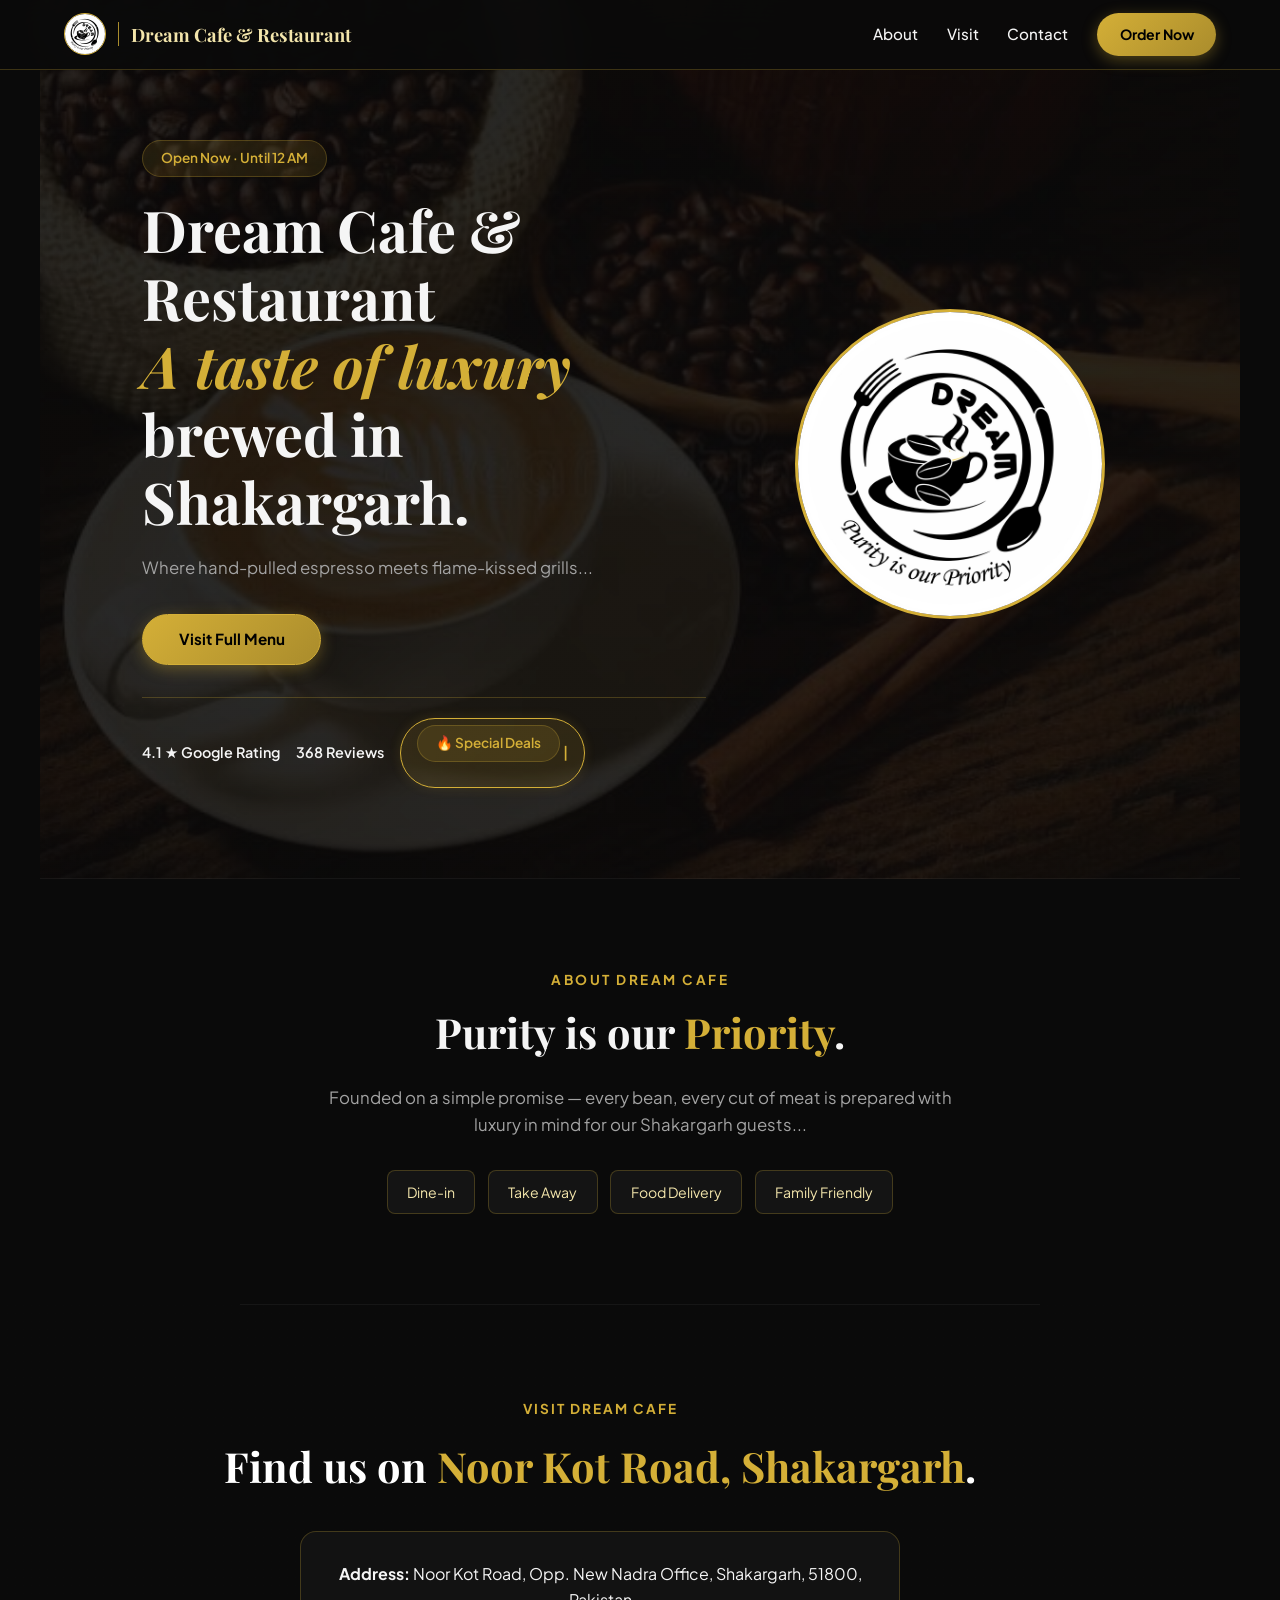
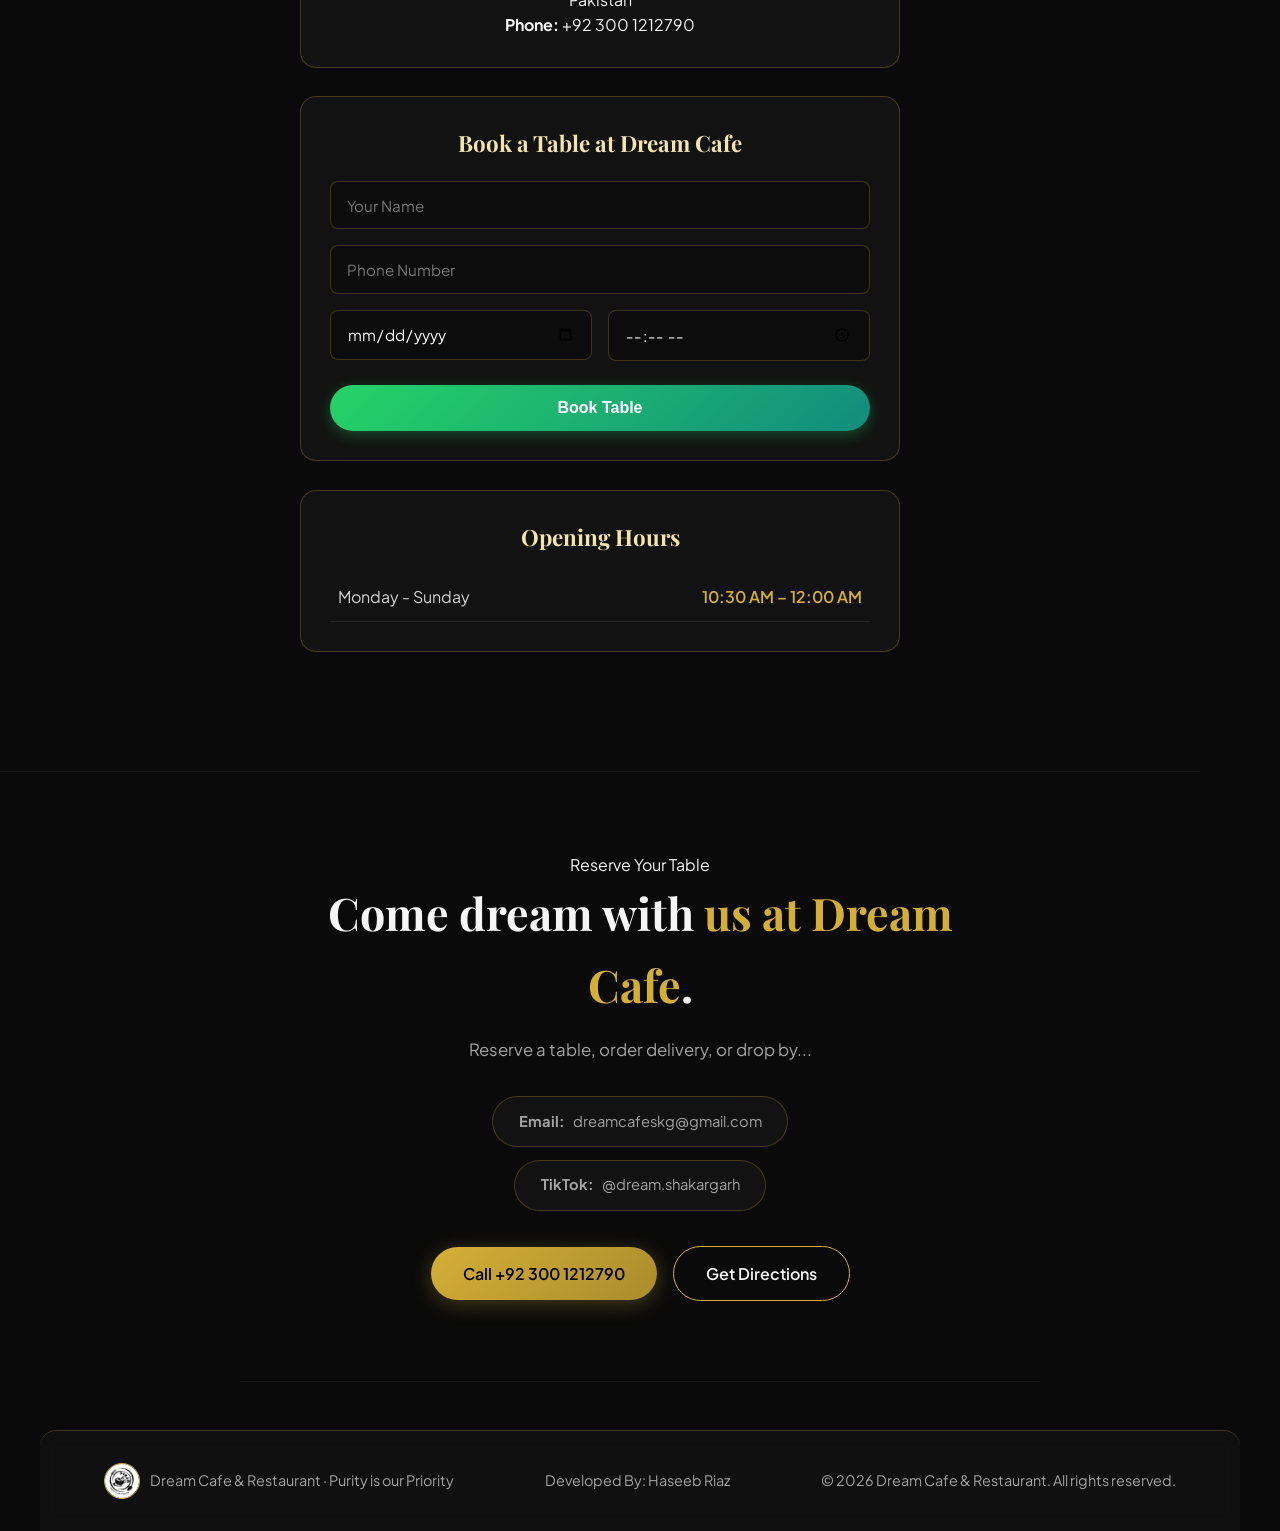
<file: index.html>
<!DOCTYPE html>
<html lang="en">
<head>
  <meta charset="UTF-8" />
  <meta name="viewport" content="width=device-width, initial-scale=1.0" />
  
  <!-- Fixed Absolute Favicon Icons for Google Search Results -->
  <link rel="icon" href="https://dreamscafeskg.com/Dream-logo.jpeg" sizes="32x32" type="image/jpeg" />
  <link rel="icon" href="https://dreamscafeskg.com/Dream-logo.jpeg" sizes="192x192" type="image/jpeg" />
  <link rel="apple-touch-icon" href="https://dreamscafeskg.com/Dream-logo.jpeg" />
  <link rel="shortcut icon" href="https://dreamscafeskg.com/Dream-logo.jpeg" type="image/jpeg" />
  
  <!-- Canonical URL (Google Indexing Fix) -->
  <link rel="canonical" href="https://dreamscafeskg.com/" />

  <!-- Primary Meta Tags Optimized for "Dream Cafe" Top Rank -->
  <title>Dream Cafe & Restaurant | Best Cafe in Shakargarh</title>
  <meta name="title" content="Dream Cafe & Restaurant | Best Cafe in Shakargarh" />
  <meta name="description" content="Dream Cafe & Restaurant in Shakargarh. Enjoy hand-pulled espresso, flame-kissed grills, fast food, and family dining on Noor Kot Road." />
  <meta name="keywords" content="Dream Cafe, Dream Cafe Shakargarh, Dreams Cafe, Dream Cafe & Restaurant, dreamcafe, dreamscafeskg, Best cafe in Shakargarh, Noor Kot Road restaurant, coffee shop Shakargarh, fast food Shakargarh" />
  <meta name="author" content="Haseeb Riaz" />
  <meta name="robots" content="index, follow" />

  <!-- Open Graph / Facebook / WhatsApp -->
  <meta property="og:type" content="restaurant" />
  <meta property="og:title" content="Dream Cafe & Restaurant | Best Cafe in Shakargarh" />
  <meta property="og:description" content="A taste of luxury, brewed in Shakargarh. Visit Dream Cafe on Noor Kot Road or order online!" />
  <meta property="og:image" content="https://dreamscafeskg.com/Dream-logo.jpeg" />
  <meta property="og:site_name" content="Dream Cafe & Restaurant" />

  <!-- Twitter Meta Tags -->
  <meta property="twitter:card" content="summary_large_image" />
  <meta property="twitter:title" content="Dream Cafe & Restaurant | Shakargarh" />
  <meta property="twitter:description" content="A taste of luxury, brewed in Shakargarh." />
  <meta property="twitter:image" content="https://dreamscafeskg.com/Dream-logo.jpeg" />

  <!-- Fixed Structured Data / JSON-LD Schema for Google Search & Maps -->
  <script type="application/ld+json">
  {
    "@context": "https://schema.org",
    "@type": "Restaurant",
    "@id": "https://dreamscafeskg.com/#restaurant",
    "name": "Dream Cafe & Restaurant",
    "alternateName": ["Dream Cafe", "Dreams Cafe", "Dream Cafe Shakargarh", "dreamcafe"],
    "image": "https://dreamscafeskg.com/Dream-logo.jpeg",
    "telephone": "+923001212790",
    "email": "dreamcafeskg@gmail.com",
    "url": "https://dreamscafeskg.com",
    "menu": "https://dreamscafeskg.com/menu.html",
    "address": {
      "@type": "PostalAddress",
      "streetAddress": "Noor Kot Road, Opp. New Nadra Office",
      "addressLocality": "Shakargarh",
      "postalCode": "51800",
      "addressCountry": "PK"
    },
    "geo": {
      "@type": "GeoCoordinates",
      "latitude": 32.2631, 
      "longitude": 75.1581
    },
    "openingHoursSpecification": [
      {
        "@type": "OpeningHoursSpecification",
        "dayOfWeek": [
          "Monday", "Tuesday", "Wednesday", "Thursday", "Friday", "Saturday", "Sunday"
        ],
        "opens": "10:30",
        "closes": "00:00"
      }
    ],
    "aggregateRating": {
      "@type": "AggregateRating",
      "ratingValue": "4.1",
      "reviewCount": "368"
    },
    "sameAs": [
      "https://www.tiktok.com/@dream.shakargarh",
      "https://maps.app.goo.gl/FYxC4wjHgGXNFpuo6"
    ],
    "servesCuisine": ["Coffee", "Fast Food", "Grill", "Pakistani"],
    "priceRange": "$$"
  }
  </script>

  <!-- Preload Assets & Stylesheets -->
  <link rel="preload" href="https://dreamscafeskg.com/Dream-logo.jpeg" as="image" />
  <link rel="stylesheet" href="index.css" />
  <link rel="preconnect" href="https://fonts.googleapis.com" />
  <link rel="preconnect" href="https://fonts.gstatic.com" crossorigin />
</head>
<body>

  <!-- 1. Header & Navigation Bar -->
  <header>
    <div class="header-container">
      <!-- Left Side: Logo + Vertical Line + Brand Name -->
      <div class="header-brand">
        <a href="#top" class="logo-link">
          <img src="Dream-logo.jpeg" alt="Dream Cafe & Restaurant Shakargarh Logo">
        </a>
        <span class="v-line"></span>
        <a href="#top" class="brand-name">Dream Cafe & Restaurant</a>
      </div>

      <!-- Right Side: Hamburger Button (Mobile) -->
      <button class="hamburger" id="hamburger-btn" aria-label="Toggle Menu">
        <span></span>
        <span></span>
        <span></span>
      </button>

      <!-- Navigation Menu -->
      <nav id="nav-menu">
        <a href="#about">About</a>
        <a href="#visit">Visit</a>
        <a href="#contact">Contact</a>
        <a href="menu.html" class="order-btn">Order Now</a>
      </nav>
    </div>
  </header>

  <main>
    <!-- 2. Hero Section -->
    <section id="top" class="hero-with-bg">
      <div>
        <span>Open Now · Until 12 AM</span>
        <h1>Dream Cafe & Restaurant<br><span>A taste of luxury</span> brewed in Shakargarh.</h1>
        <p>Where hand-pulled espresso meets flame-kissed grills...</p>
        
        <!-- CTA Buttons -->
        <div>
          <a href="menu.html" class="visit-menu-btn">Visit Full Menu</a>
        </div>

        <!-- Ratings & Info Cards -->
        <div>
          <div>4.1 ★ Google Rating</div>
          <div>368 Reviews</div>
          <!-- Typewriter Effect Container -->
          <div class="typewriter-container">
            <span id="typewriter-text"></span><span class="cursor">|</span>
          </div>
        </div>
      </div>

      <div>
        <img src="Dream-logo.jpeg" alt="Dream Cafe & Restaurant Shakargarh">
      </div>
    </section>

    <!-- 3. About Section -->
    <section id="about">
      <div>
        <div>About Dream Cafe</div>
        <h2>Purity is our <span>Priority</span>.</h2>
        <p>Founded on a simple promise — every bean, every cut of meat is prepared with luxury in mind for our Shakargarh guests...</p>
        
        <!-- Features Badges -->
        <div>
          <span>Dine-in</span>
          <span>Take Away</span>
          <span>Food Delivery</span>
          <span>Family Friendly</span>
        </div>
      </div>
    </section>

    <!-- 4. Visit & Timing Section (Includes Booking Form) -->
    <section id="visit" class="visit-section">
      <div class="visit-container">
        <div class="visit-badge">Visit Dream Cafe</div>
        <h2>Find us on <span>Noor Kot Road, Shakargarh</span>.</h2>
        
        <!-- Contact & Address Details -->
        <div class="visit-details">
          <div><strong>Address:</strong> Noor Kot Road, Opp. New Nadra Office, Shakargarh, 51800, Pakistan</div>
          <div><strong>Phone:</strong> <a href="tel:+923001212790">+92 300 1212790</a></div>
        </div>

        <!-- Table Booking Form -->
        <div class="booking-card">
          <h3>Book a Table at Dream Cafe</h3>
          <form id="booking-form">
            <div class="form-group">
              <input type="text" id="booking-name" placeholder="Your Name" required />
            </div>
            <div class="form-group">
              <input type="tel" id="booking-number" placeholder="Phone Number" required />
            </div>
            <div class="form-row">
              <div class="form-group">
                <input type="date" id="booking-date" required />
              </div>
              <div class="form-group">
                <input type="time" id="booking-time" required />
              </div>
            </div>
            <button type="submit" class="booking-btn">Book Table</button>
          </form>
        </div>

        <!-- Opening Hours List -->
        <div class="visit-hours">
          <h3>Opening Hours</h3>
          <ul>
            <li>
              <span>Monday - Sunday</span>
              <span>10:30 AM – 12:00 AM</span>
            </li>
          </ul>
        </div>
      </div>
    </section>

    <!-- 5. Reservation & Contact Section -->
    <section id="contact">
      <div>
        <div>Reserve Your Table</div>
        <h2>Come dream with <span>us at Dream Cafe</span>.</h2>
        <p>Reserve a table, order delivery, or drop by...</p>
        
        <!-- Styled Contact Info -->
        <div class="contact-info-list">
          <div class="contact-item">
            <strong>Email:</strong> 
            <a href="mailto:dreamcafeskg@gmail.com">dreamcafeskg@gmail.com</a>
          </div>
          <div class="contact-item">
            <strong>TikTok:</strong> 
            <a href="https://www.tiktok.com/@dream.shakargarh" target="_blank">@dream.shakargarh</a>
          </div>
        </div>

        <!-- Action Buttons -->
        <div class="contact-actions">
          <a href="tel:+923001212790">Call +92 300 1212790</a>
          <a href="https://maps.app.goo.gl/FYxC4wjHgGXNFpuo6" target="_blank">Get Directions</a>
        </div>
      </div>
    </section>
  </main>

  <!-- 6. Footer -->
  <footer>
    <div>
      <img src="Dream-logo.jpeg" alt="Dream Cafe Logo">
      <span>Dream Cafe & Restaurant · Purity is our Priority</span>
    </div>
    <div>Developed By: Haseeb Riaz</div>
    <div>© 2026 Dream Cafe & Restaurant. All rights reserved.</div>
  </footer>

  <script src="index.js"></script>
</body>
</html>
</file>
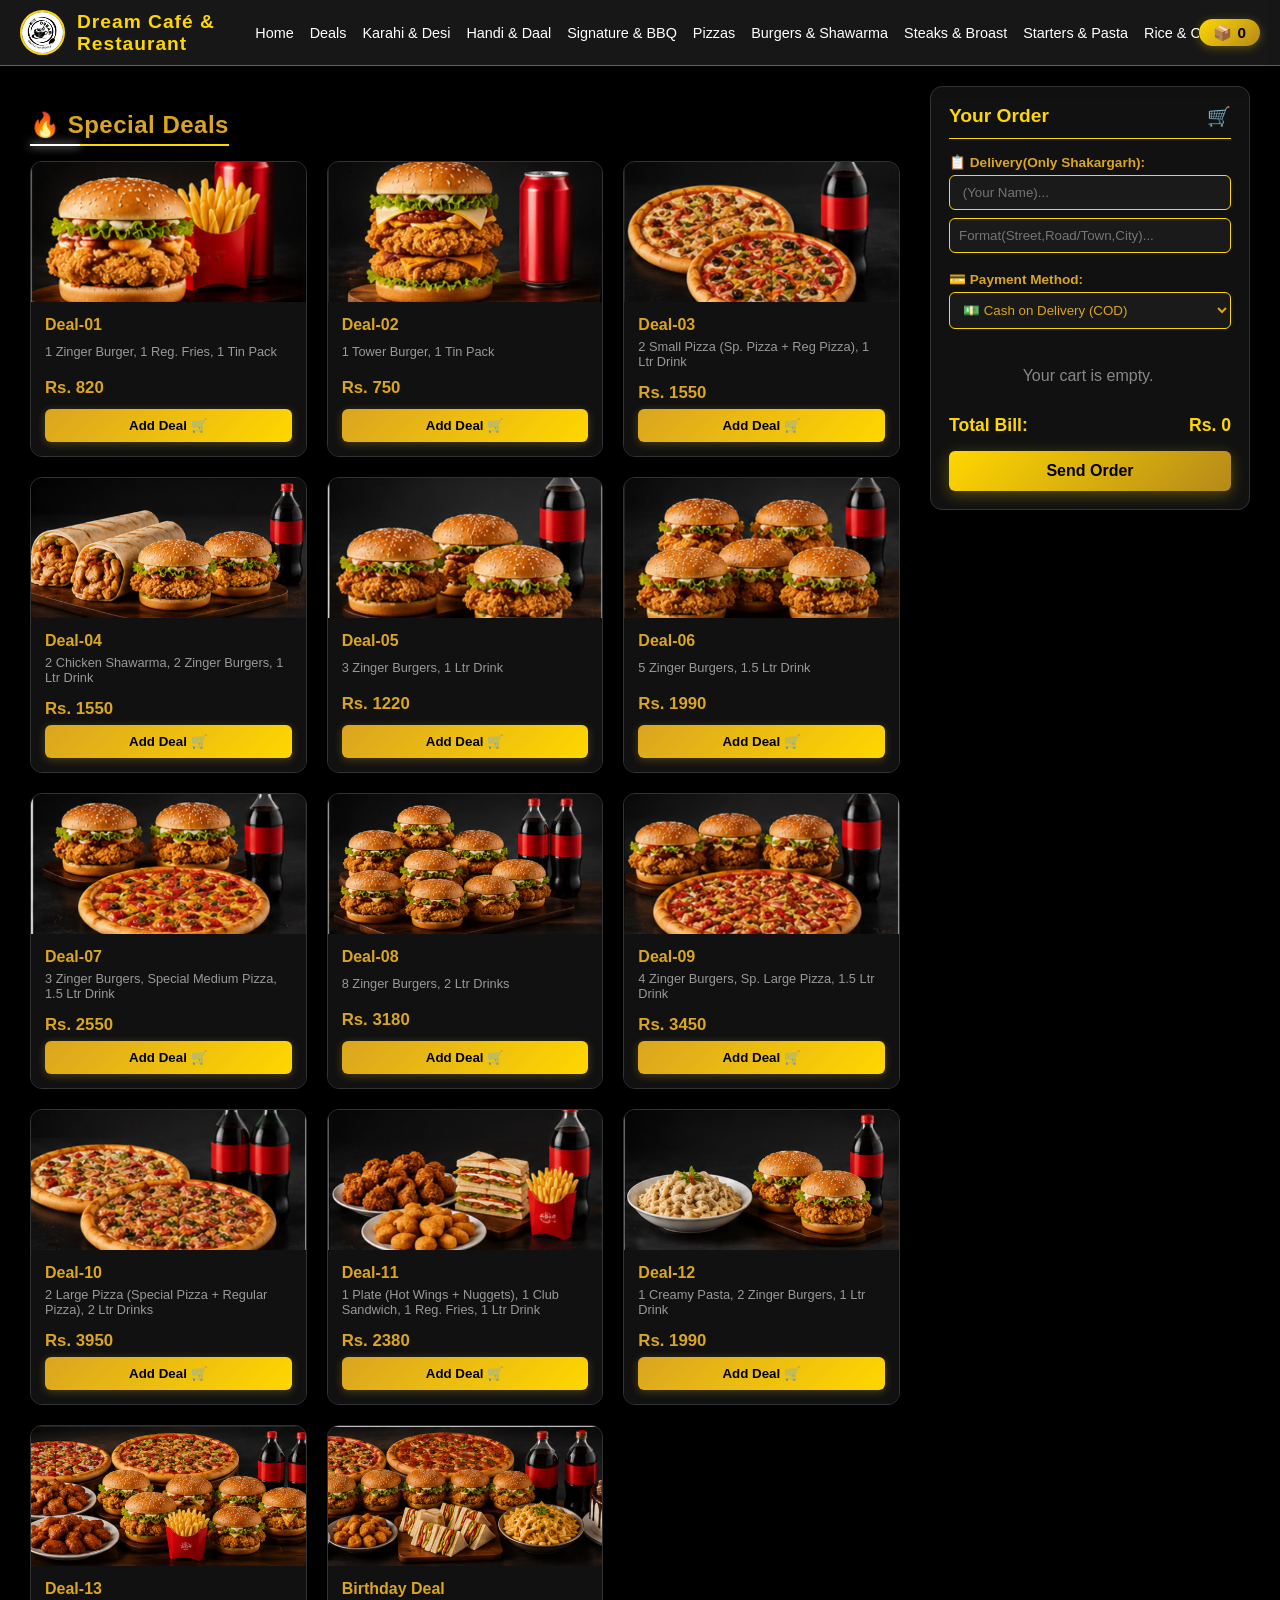
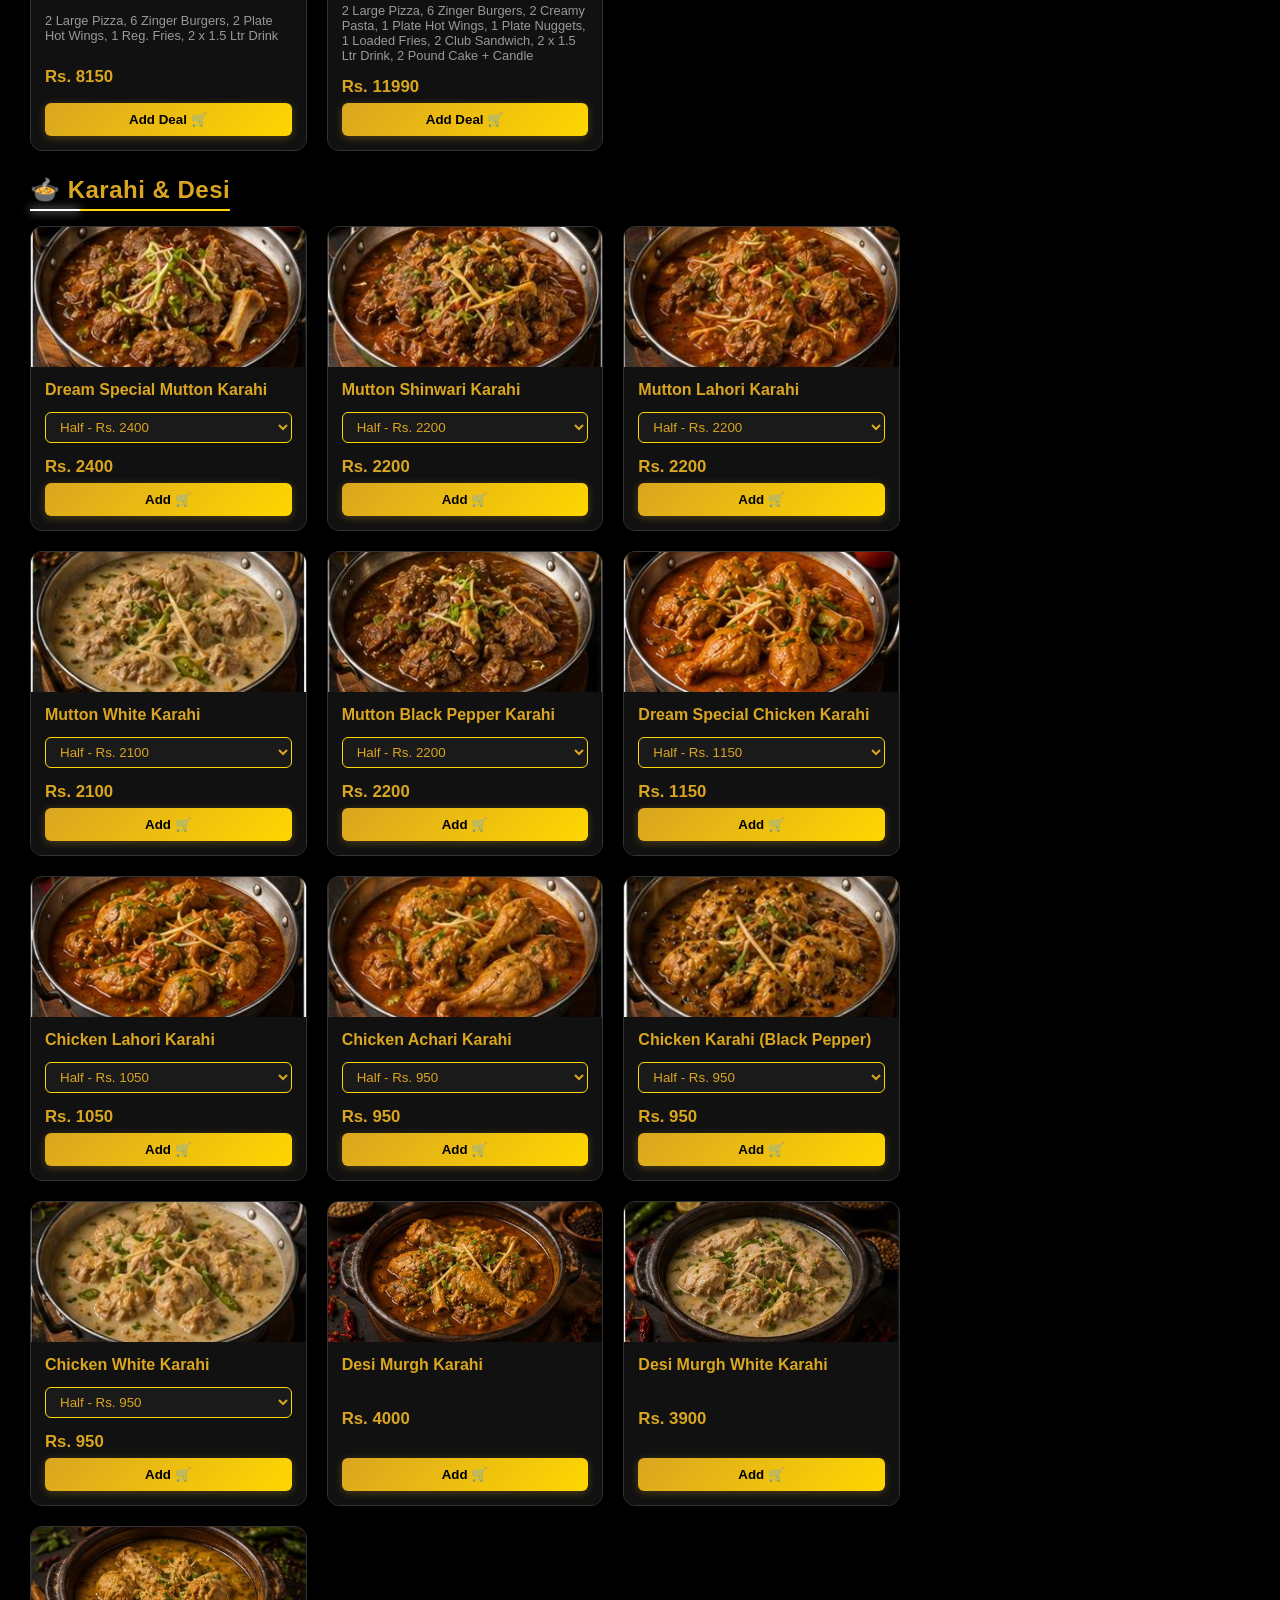
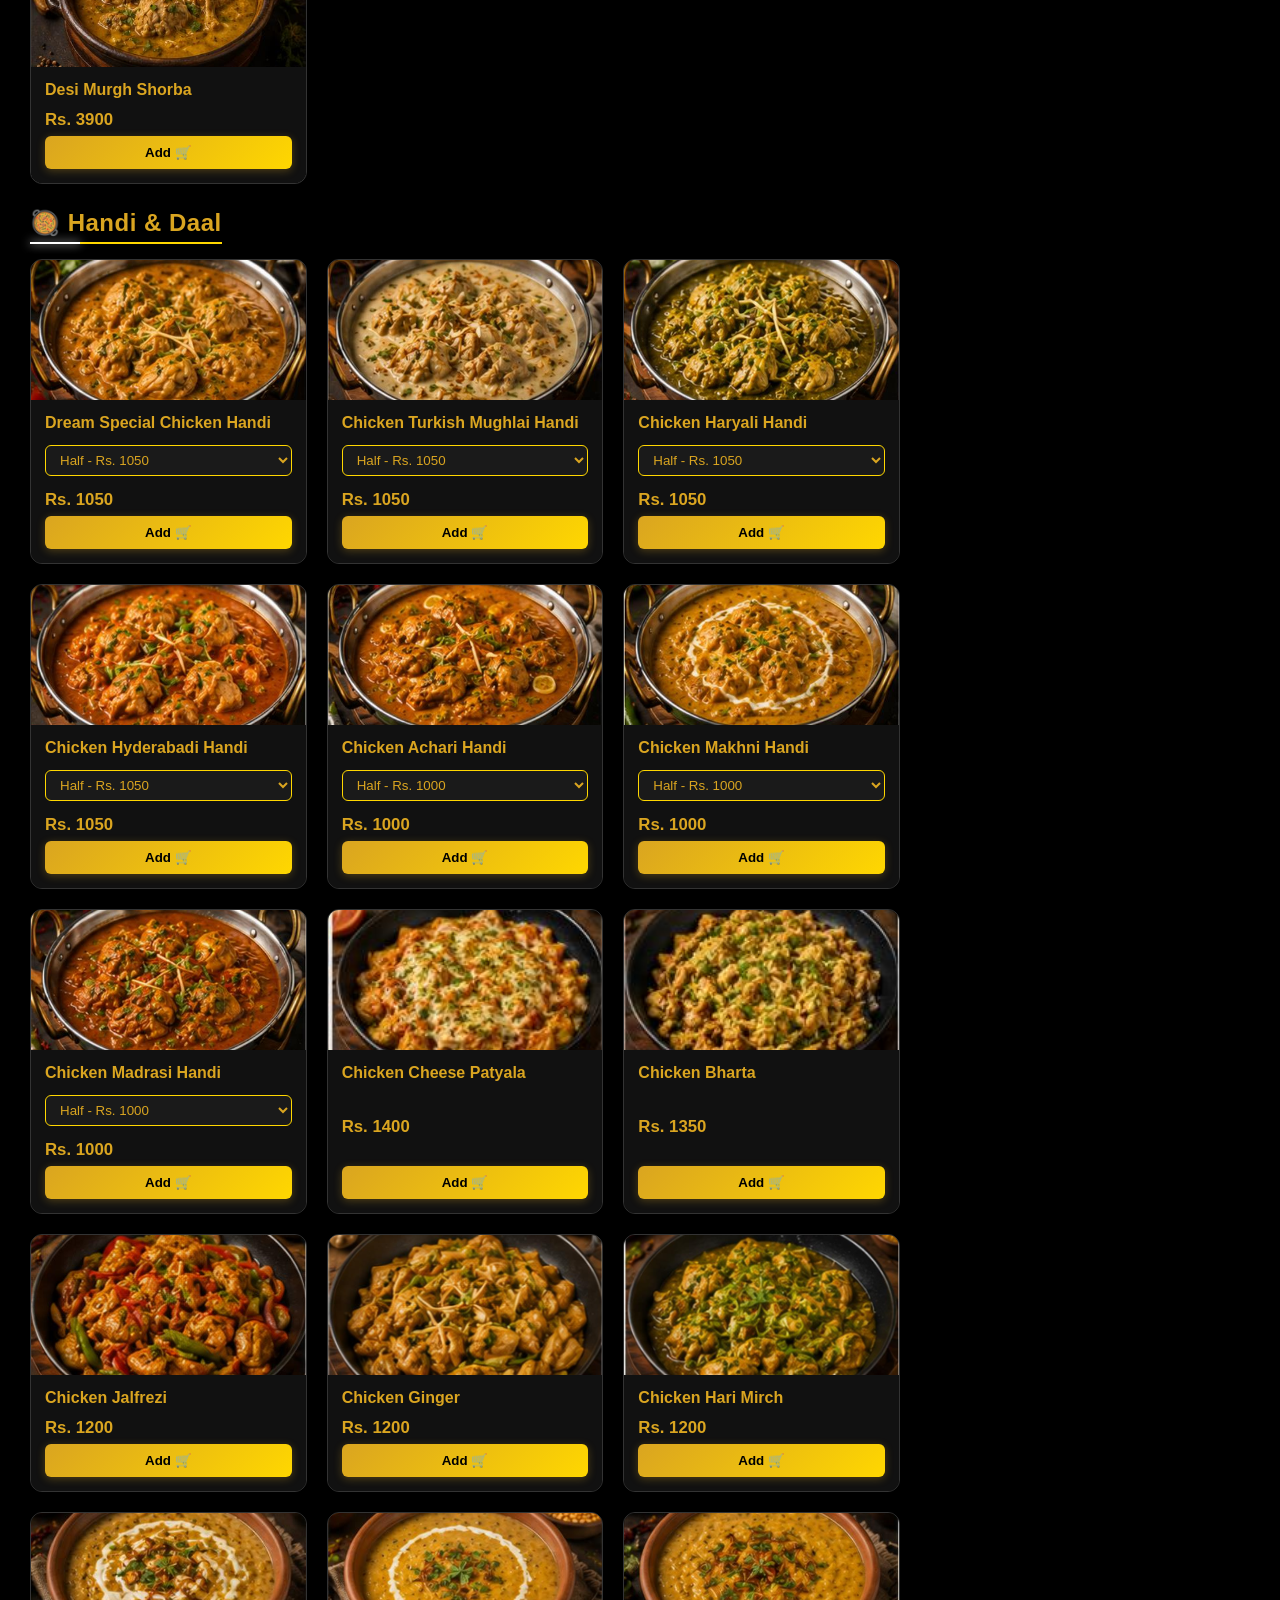
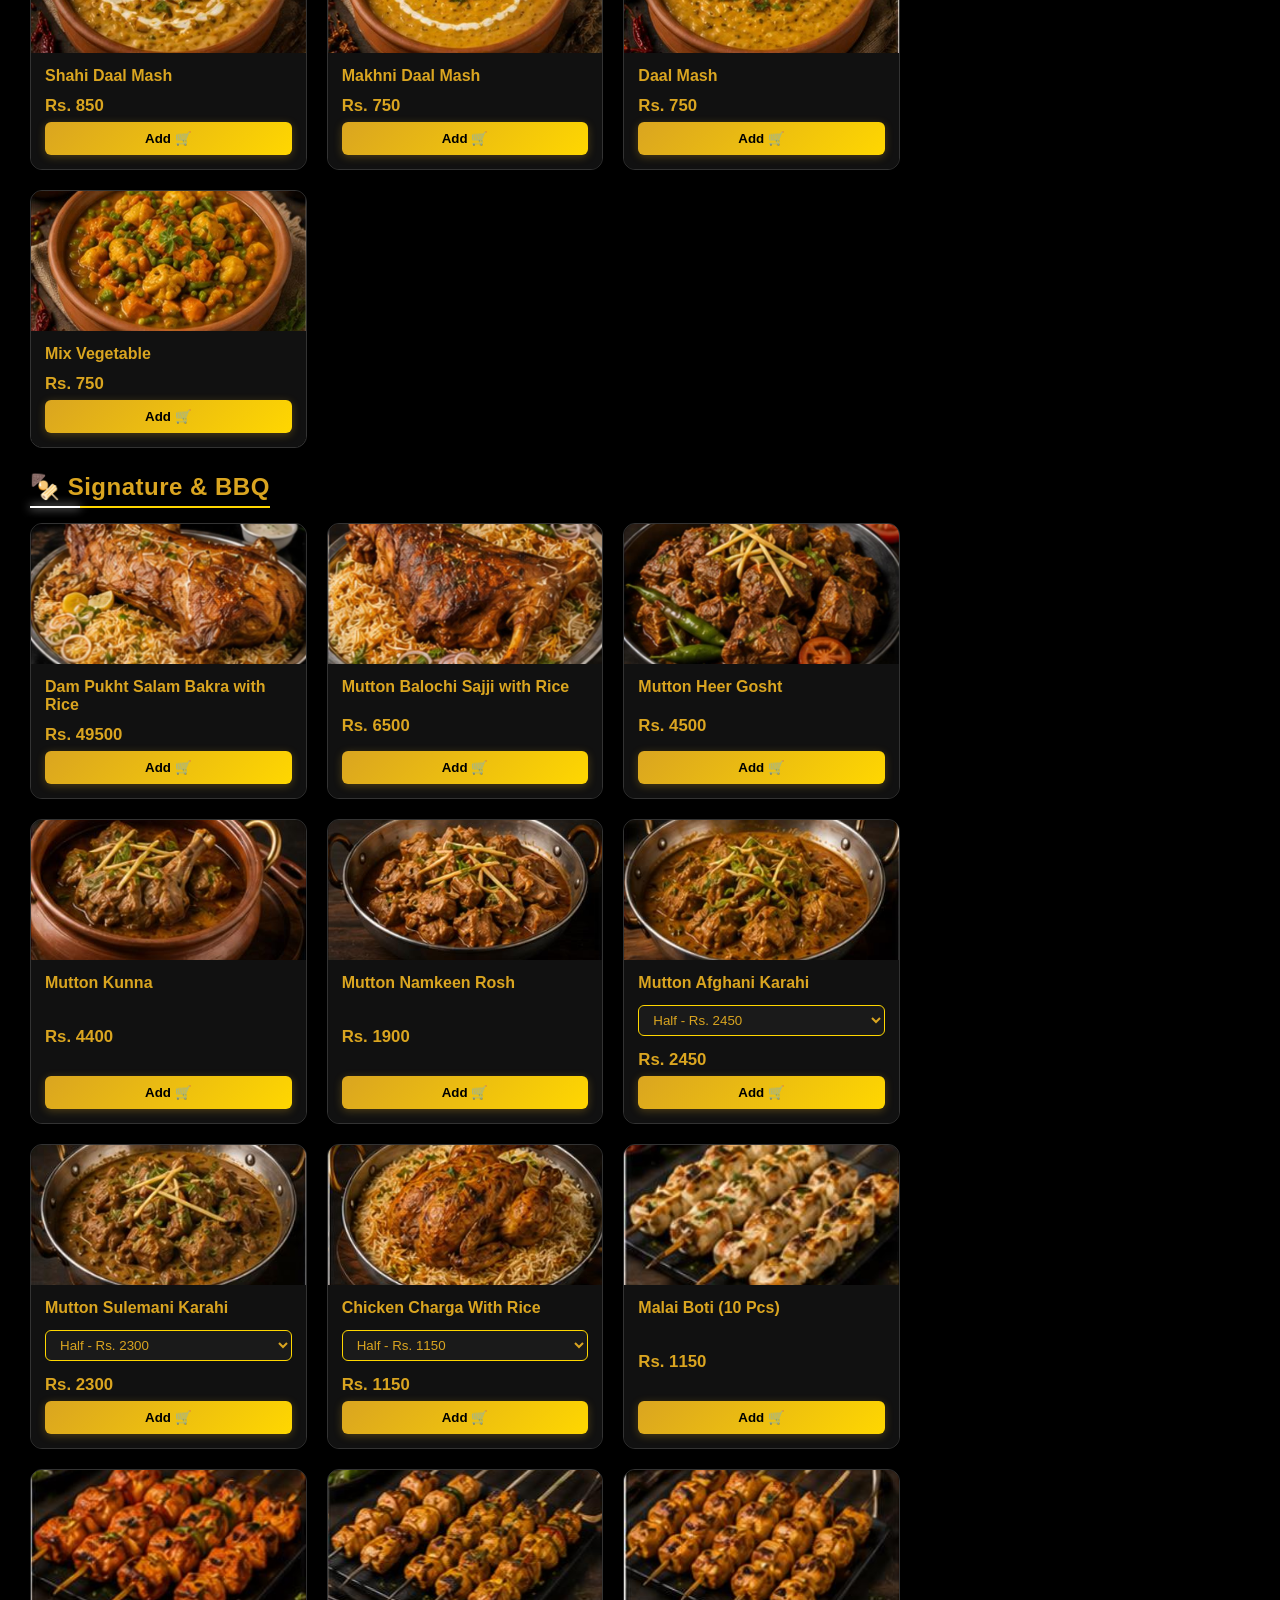
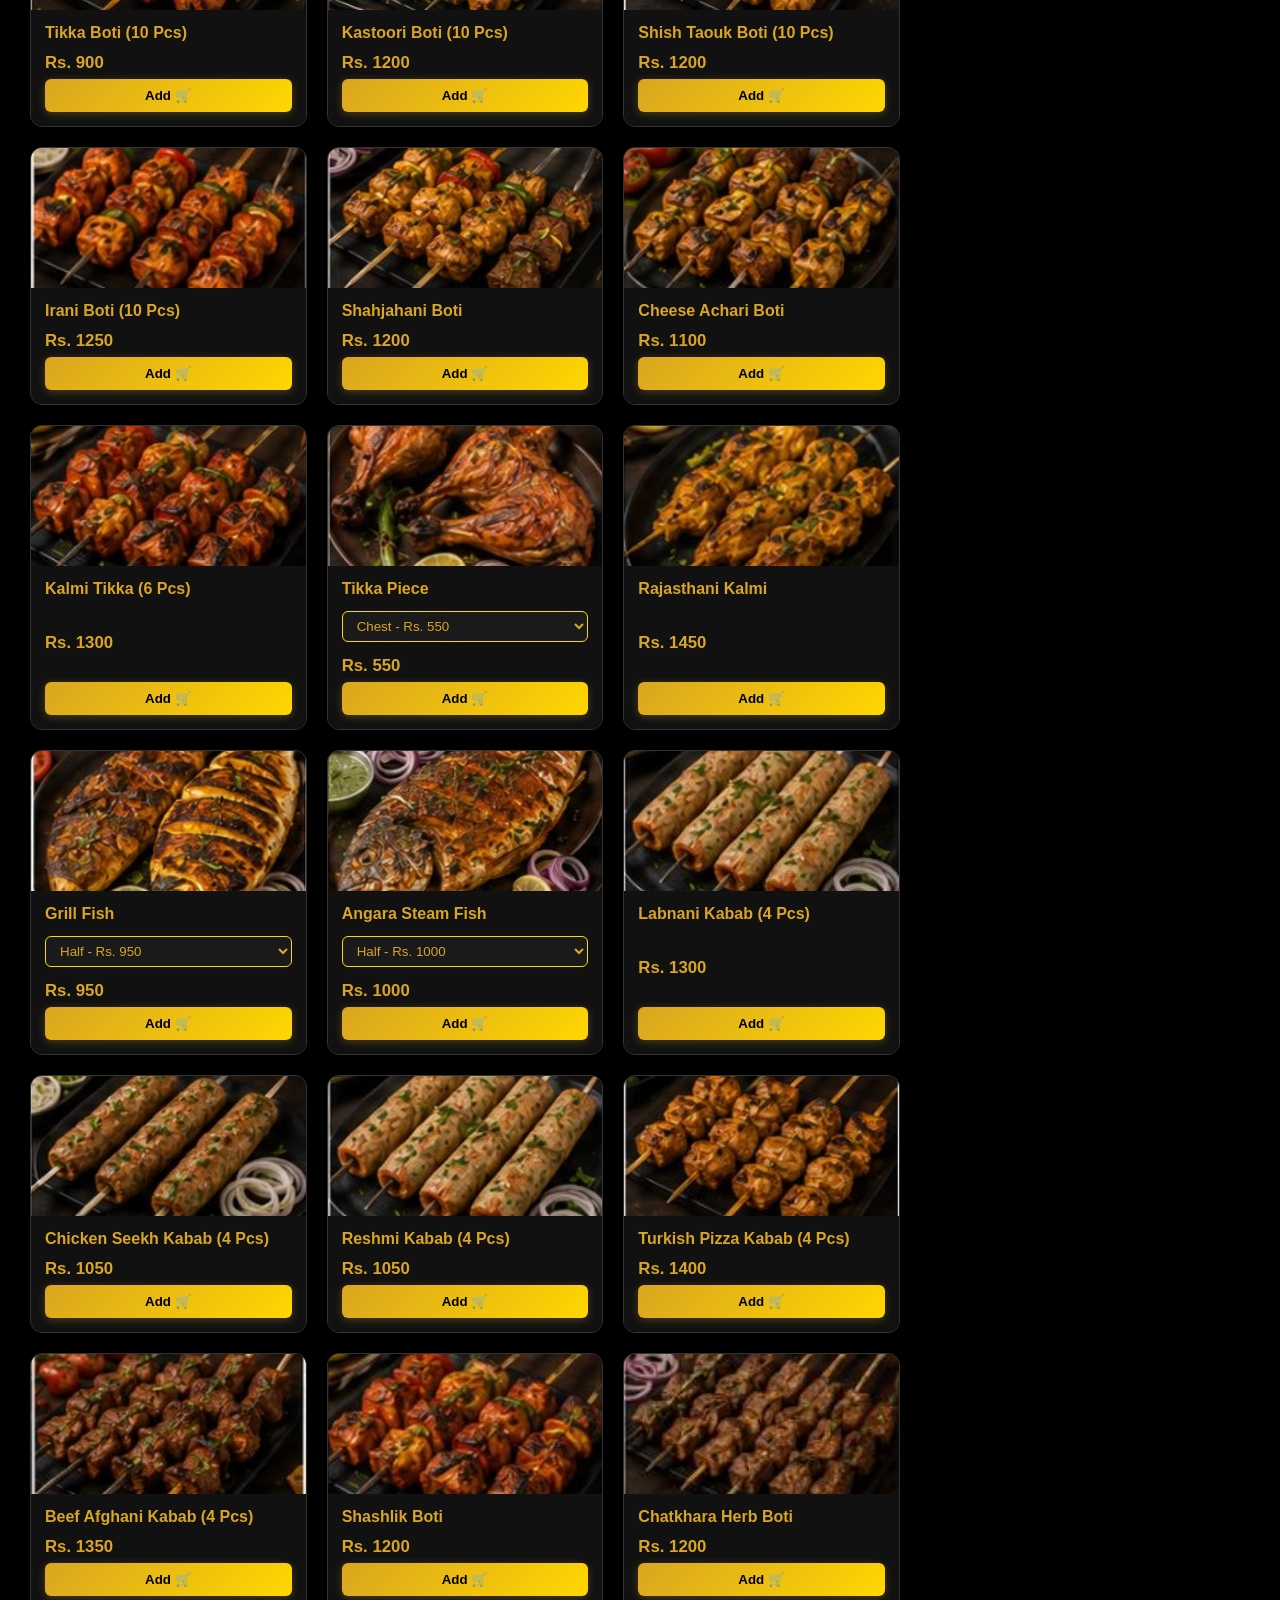
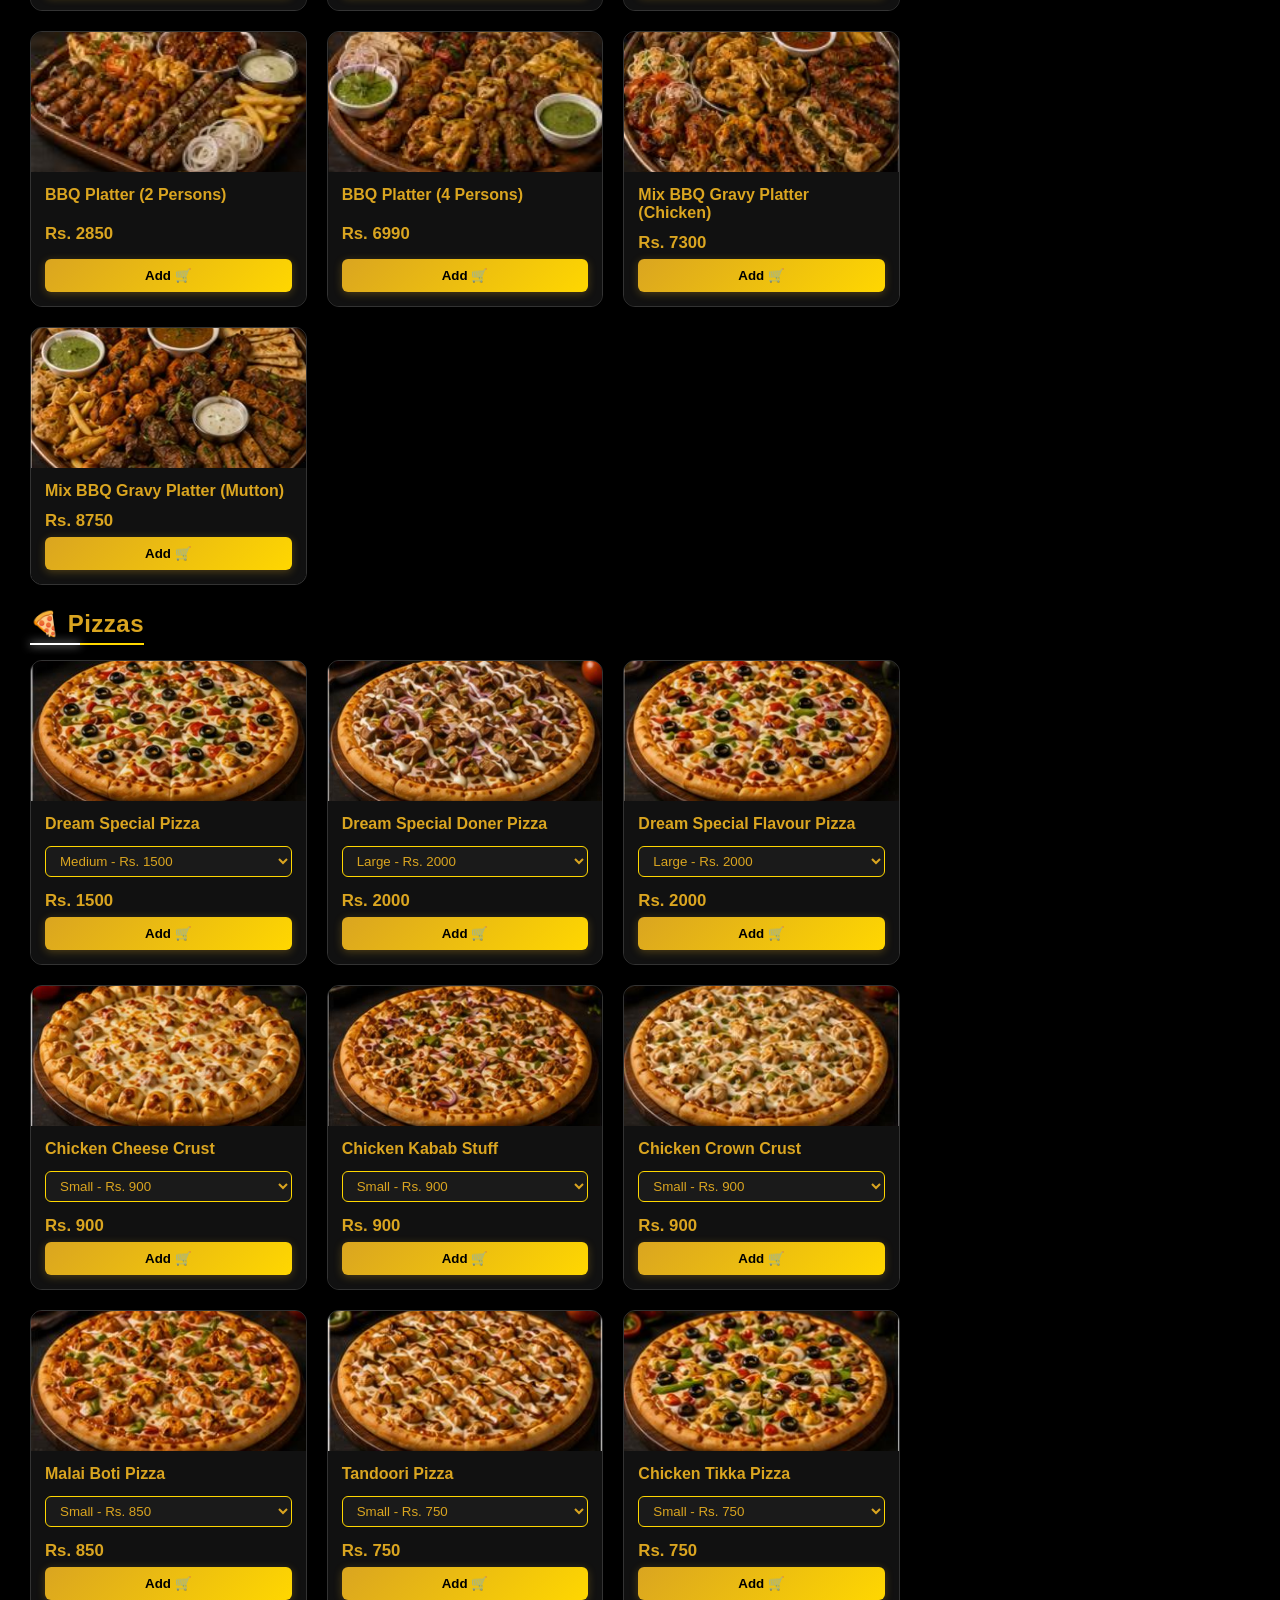
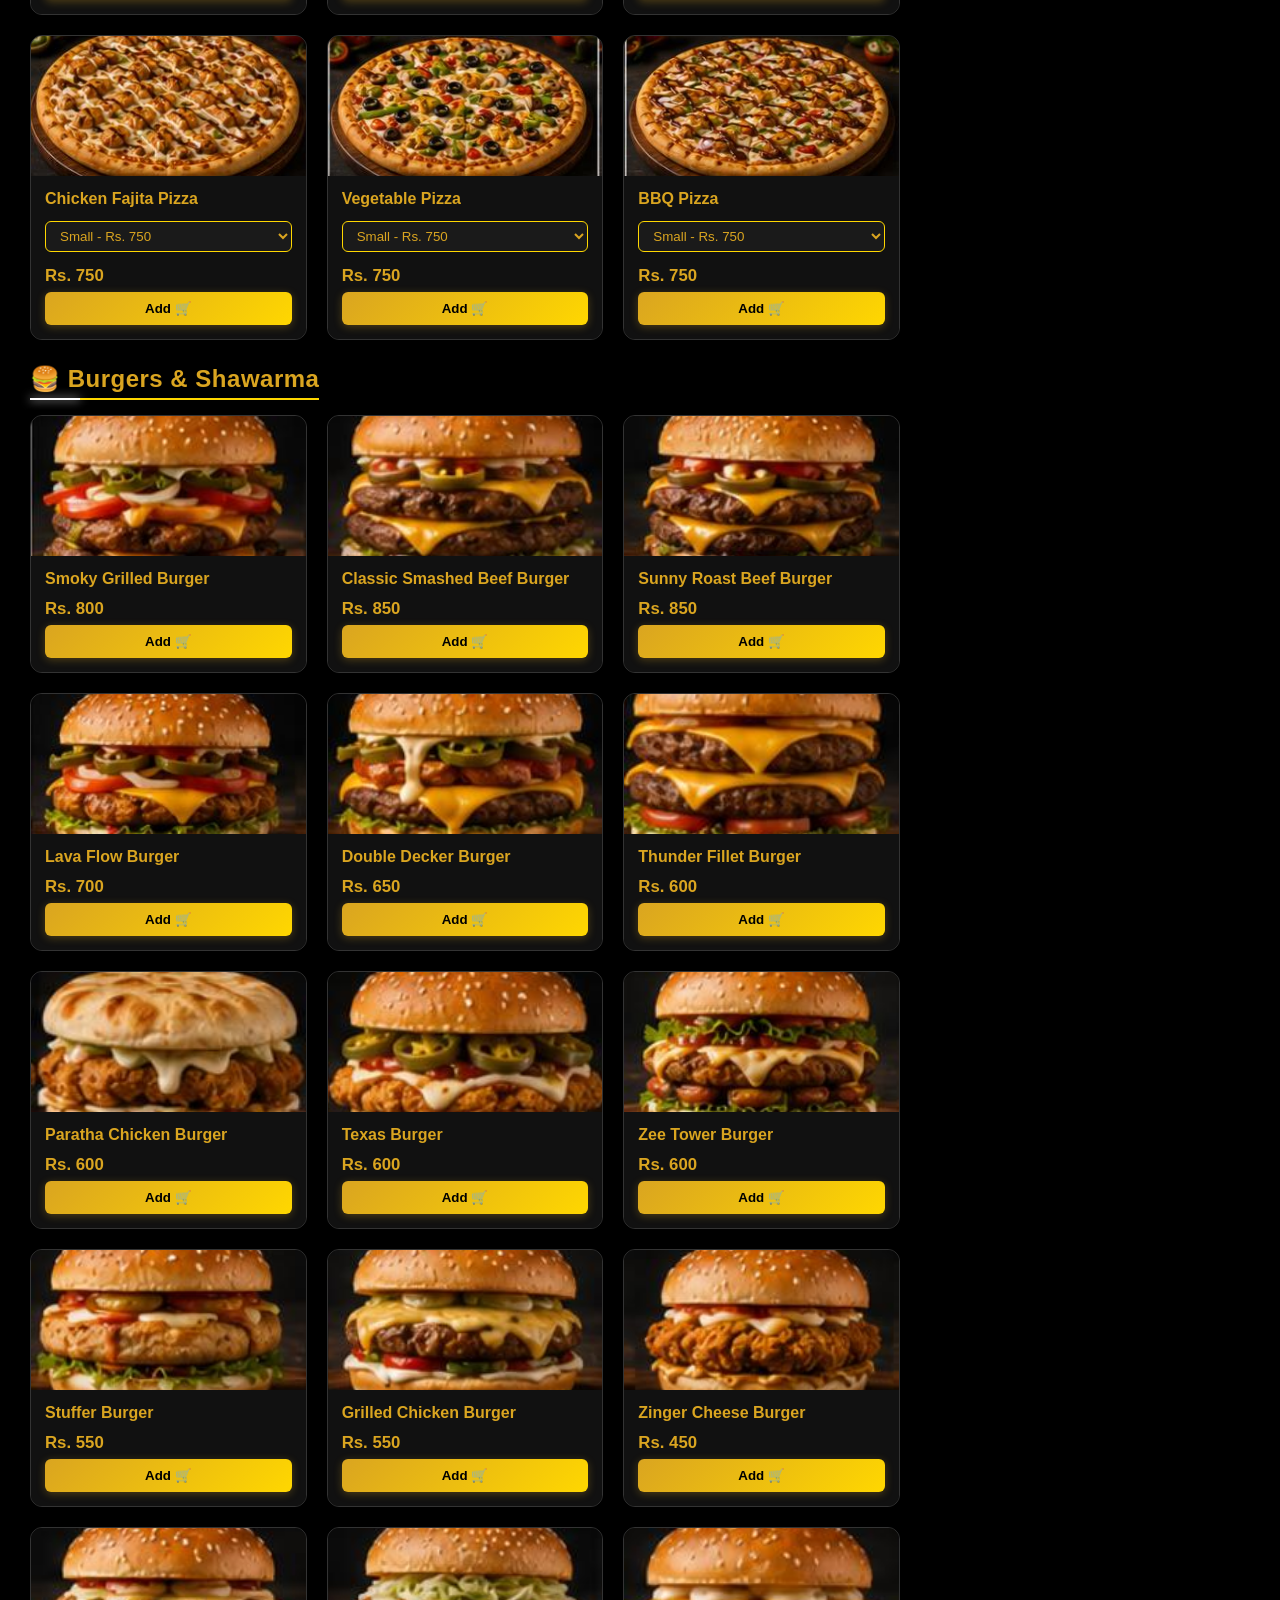
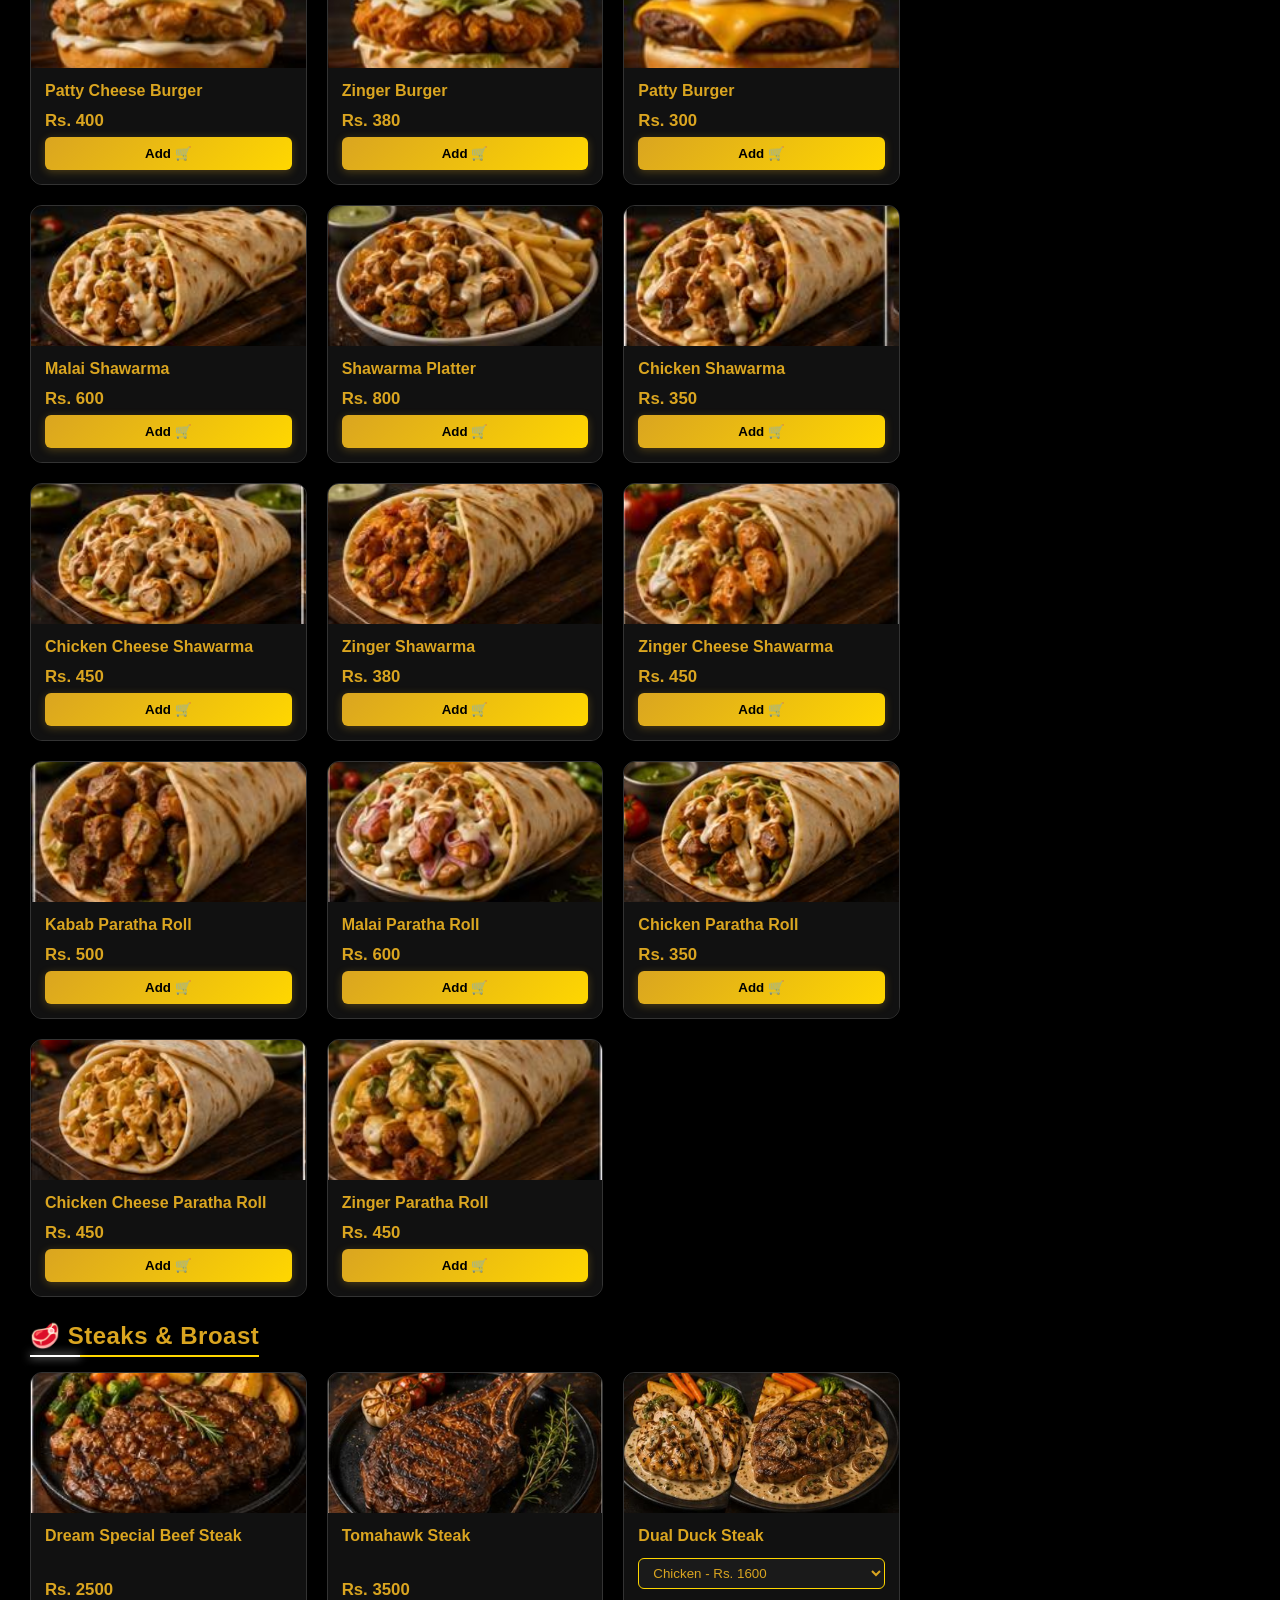
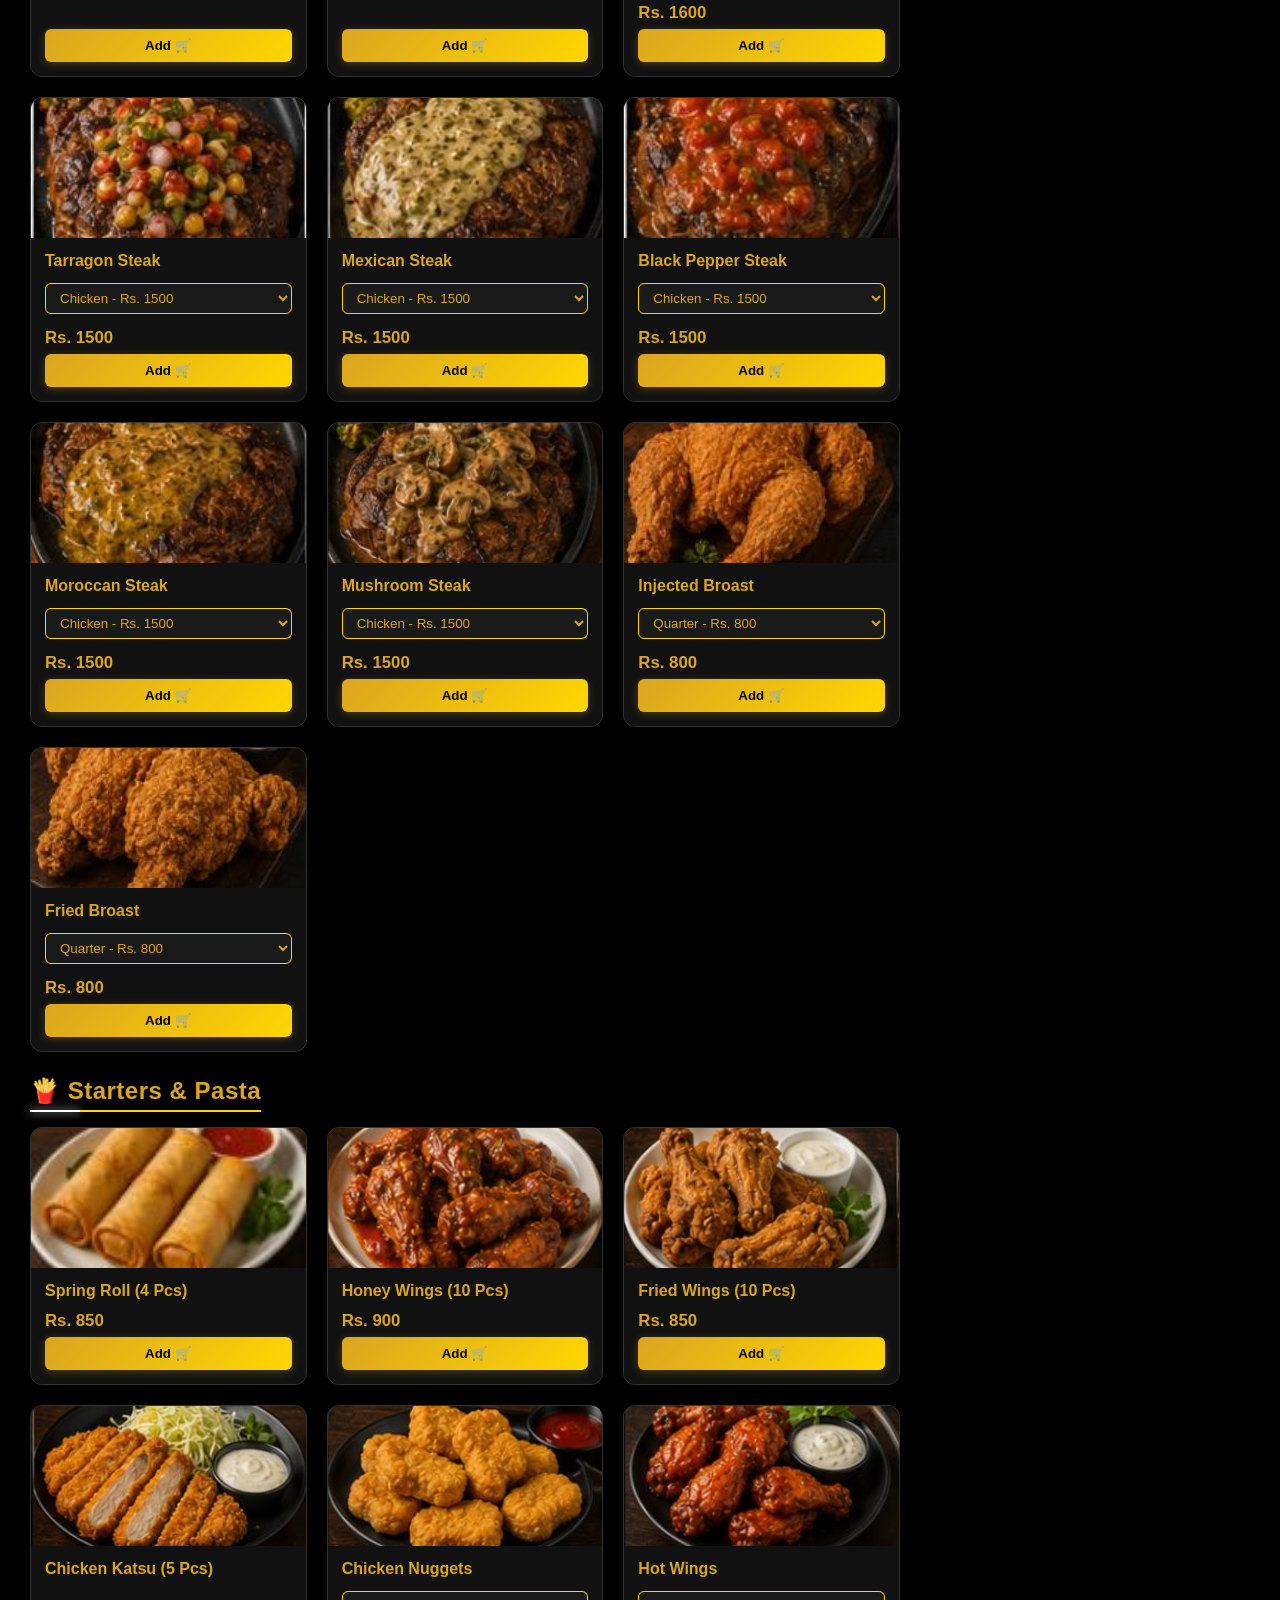
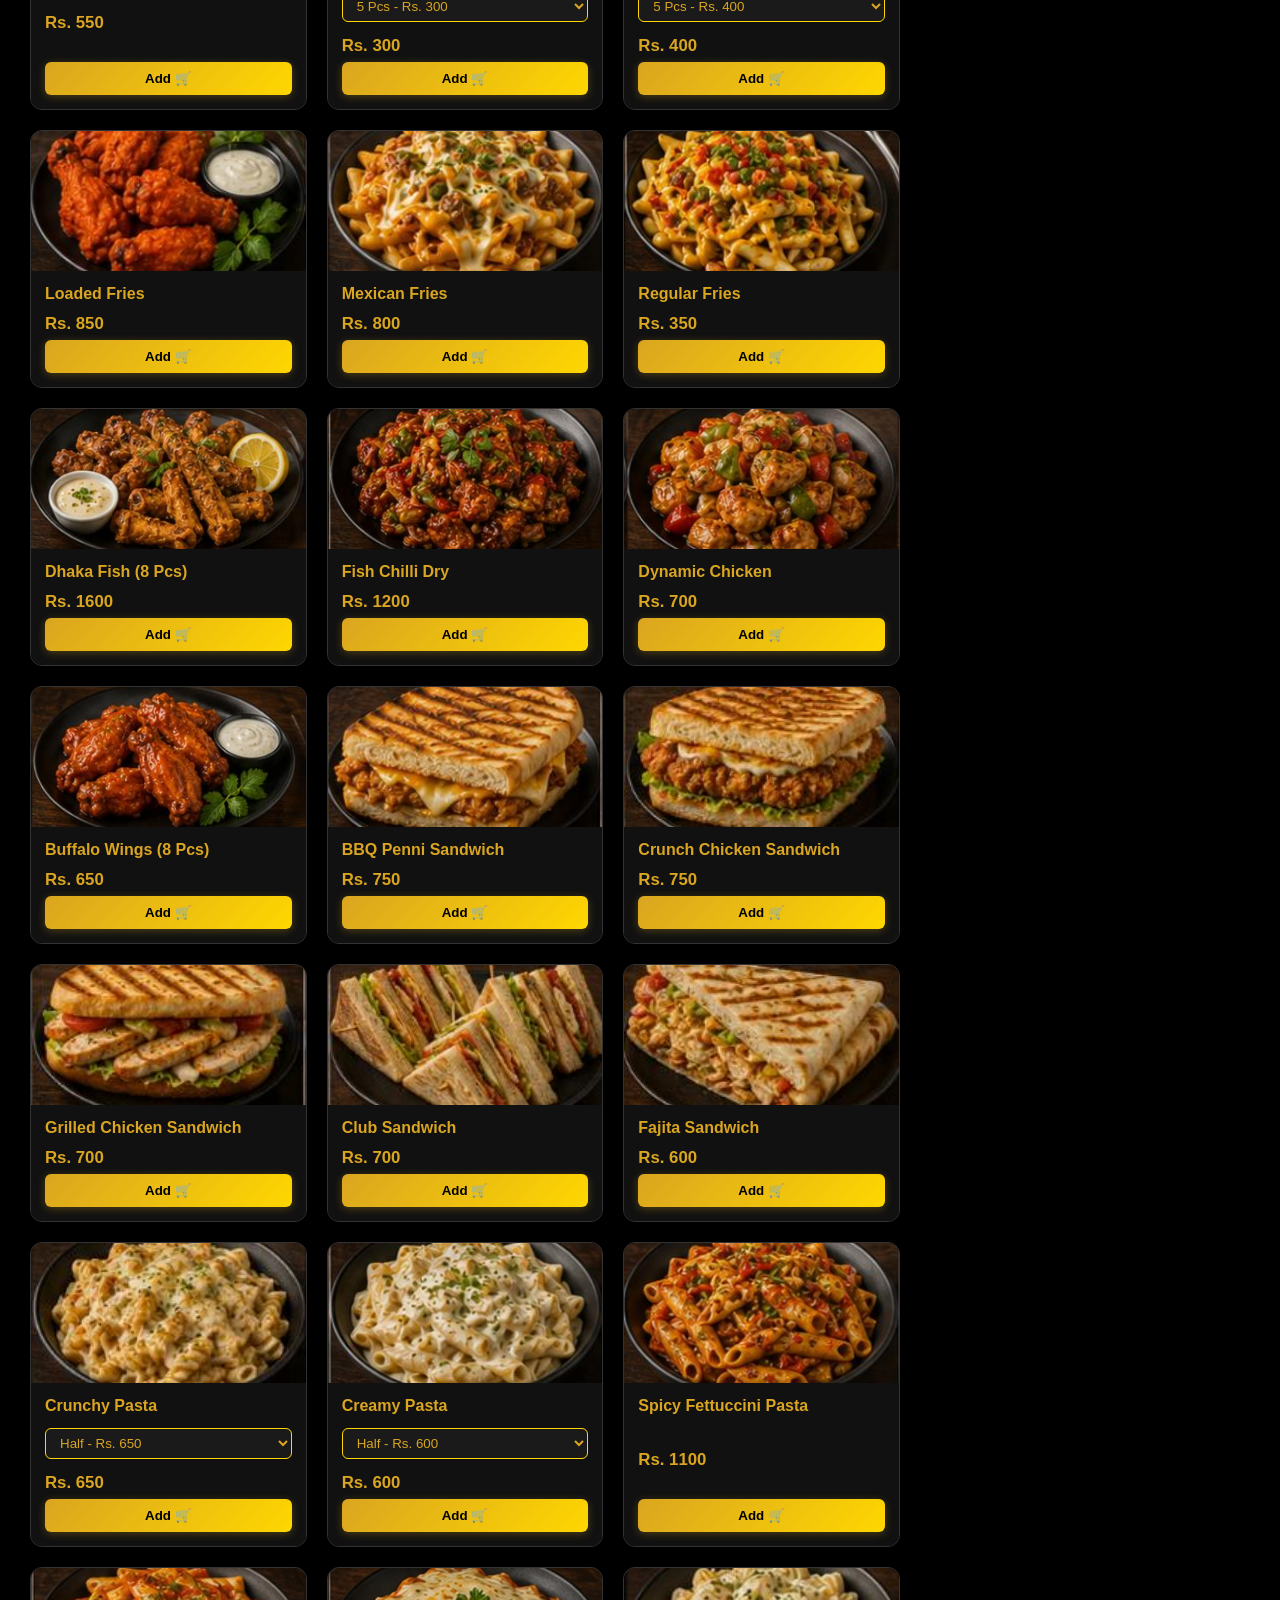
<file: menu.html>
<!DOCTYPE html>
<html lang="ur">
<head>
    <meta charset="UTF-8">
    <meta name="viewport" content="width=device-width, initial-scale=1.0">
    
    <!-- Google Favicon (Favicon Icon Fix for Google Search Results) -->
  <link rel="icon" href="Dream-logo.jpeg" sizes="32x32" type="image/jpeg" />
  <link rel="icon" href="Dream-logo.jpeg" sizes="192x192" type="image/jpeg" />
  <link rel="apple-touch-icon" href="Dream-logo.jpeg" />
  <link rel="shortcut icon" href="Dream-logo.jpeg" type="image/jpeg" />
    <!-- Primary Meta Tags -->
    <title>Online Food Menu & Delivery | Dream Café Shakargarh</title>
    <meta name="title" content="Online Food Menu & Delivery | Dream Café Shakargarh" />
    <meta name="description" content="Order online from Dream Café & Restaurant Shakargarh. Fast food, deals, espresso coffee, and home delivery available in Shakargarh." />
    <meta name="keywords" content="Dream Cafe Menu, Dream Cafe Delivery, Fast Food Shakargarh, Order Food Online Shakargarh" />
    <meta name="robots" content="index, follow" />

    <!-- Open Graph / Social Media -->
    <meta property="og:type" content="website" />
    <meta property="og:title" content="Dream Café Menu - Order Food Online in Shakargarh" />
    <meta property="og:description" content="Check out our full menu and get your favorite meals delivered to your doorstep in Shakargarh." />
    <meta property="og:image" content="Dream-logo.jpeg" />

    <!-- Structured Data / JSON-LD Schema for Menu -->
    <script type="application/ld+json">
    {
      "@context": "https://schema.org",
      "@type": "Menu",
      "name": "Dream Cafe Menu",
      "description": "Full food and drinks menu for Dream Cafe & Restaurant",
      "mainEntityOfPage": "https://dreamscafeskg.com/menu.html",
      "offers": {
        "@type": "Offer",
        "priceCurrency": "PKR"
      }
    }
    </script>

    <link rel="stylesheet" href="menu.css">
</head>
<body>

    <!-- NAVBAR (Navbar Component) -->
    <header class="header">
        <div class="brand-area">
            <img src="Dream-logo.jpeg" alt="Dream Café Logo" class="logo" />
            <div class="cafename">Dream Café & Restaurant</div>
        </div>

        <nav class="navbar" id="navbar-links">
            <!-- Dynamic Navigation Links JS se ayenge -->
        </nav>

        <div style="display: flex; align-items: center; gap: 15px;">
            <a href="#cust-name" class="mobile-cart-btn">
                📦 <span id="mobile-cart-count">0</span>
            </a>
            <button class="hamburger-btn" id="hamburger-btn" aria-label="Toggle Menu">☰</button>
        </div>
    </header>

    <div class="menu-backdrop" id="menu-backdrop"></div>

    <div class="mobile-nav-overlay" id="mobile-nav-overlay">
        <!-- Mobile Links JS se rendering hongay -->
    </div>

    <!-- MAIN LAYOUT -->
    <main class="main-container">
        <!-- LEFT CONTENT: MENU SECTIONS -->
        <div class="menu-sections" id="menu-sections">
            <!-- Dishes and Deals JS se auto generate honge -->
        </div>

        <!-- RIGHT ASIDE: CART CONTAINER (Cart Component) -->
        <aside class="rightaside">
            <div class="cart-title">
                <span>Your Order</span>
                <span>🛒</span>
            </div>
            <div class="form-section">
                <span class="form-label">📋 Delivery(Only Shakargarh):</span>
                <input 
                    type="text" 
                    id="cust-name"
                    class="form-input" 
                    placeholder=" (Your Name)..." 
                />
                <input 
                    type="text" 
                    id="cust-address"
                    class="form-input" 
                    placeholder="Format(Street,Road/Town,City)..." 
                />

                <span class="form-label">💳 Payment Method:</span>
                <select id="payment-method" class="form-select">
                    <option value="Cash on Delivery (COD)">💵 Cash on Delivery (COD)</option>
                    <option value="Easypaisa">📱 Easypaisa</option>
                    <option value="JazzCash">📱 JazzCash</option>
                </select>

                <ul id="cart-items">
                    <!-- Cart items will be rendered here dynamically -->
                </ul>

                <div class="cart-total">
                    <span>Total Bill:</span>
                    <span>Rs. <span id="total-bill">0</span></span>
                </div>
                
                <button class="order-btn" id="send-order-btn">Send Order</button>
            </div>
        </aside>
    </main>

    <!-- FOOTER (Footer Component) -->
   <!-- FOOTER (Classic & Iconic Design) -->
<footer class="footer">
    <div class="footer-container">
        <!-- Brand / Identity -->
        <div class="footer-brand">
            <h3>DREAM CAFÉ & RESTAURANT</h3>
            <p class="tagline">A taste of luxury, brewed in Shakargarh</p>
        </div>

        <div class="footer-divider"></div>

        <!-- Info Grid -->
        <div class="footer-grid">
            <div class="footer-col">
                <h4>📍 Location</h4>
                <p>Norkot Road Opp. New Nadra Office Shakargarh, Pakistan</p>
            </div>

            <div class="footer-col">
                <h4>📞 Contact Us</h4>
                <p><a href="tel:+923001212790">+92 300 1212790</a></p>
                <p><a href="mailto:dreamcafeskg@gmail.com">dreamcafeskg@gmail.com</a></p>
            </div>

            <div class="footer-col">
                <h4>✨ Quick Links</h4>
                <div class="footer-socials">
                    <a href="https://maps.app.goo.gl/FYxC4wjHgGXNFpuo6" target="_blank">🗺️ Get Directions</a>
                    <a href="https://www.tiktok.com/@dream.shakargarh" target="_blank">🎵 TikTok</a>
                </div>
            </div>
        </div>

        <div class="footer-divider"></div>

        <!-- Credits & Copyright -->
        <div class="footer-bottom">
            <p>&copy; 2026 Dream Café & Restaurant. All rights reserved.</p>
            <p class="credits">Owner: <span>AbdulRehman</span> &nbsp;|&nbsp; Designed by: <span>Haseeb Riaz</span></p>
        </div>
    </div>
</footer>

    <script src="menu.js"></script>
</body>
</html>
</file>
<file: index.css>
/* --- Google Fonts --- */
@import url('https://fonts.googleapis.com/css2?family=Playfair+Display:ital,wght@0,400..900;1,400..900&family=Plus+Jakarta+Sans:wght@300;400;500;600;700&display=swap');

/* --- CSS Variables & Design Tokens --- */
:root {
  --bg-dark: #0a0a0a;
  --bg-card: #141414;
  --bg-glass: rgba(20, 20, 20, 0.85);
  --gold: #d4af37;
  --gold-light: #f3e5ab;
  --gold-dark: #aa8c2c;
  --gold-glow-rgb: 212, 175, 55;
  --text-main: #f5f5f5;
  --text-muted: #a3a3a3;
  --border-color: rgba(212, 175, 55, 0.25);
  --transition: all 0.35s cubic-bezier(0.165, 0.84, 0.44, 1);
  --glow-gold: rgba(212, 175, 55, 0.4);
}

/* --- Global Keyframes & Animations --- */
@keyframes float {
  0%, 100% { transform: translateY(0px) rotate(0deg); }
  50% { transform: translateY(-8px) rotate(1deg); }
}

@keyframes pulseGlow {
  0%, 100% { box-shadow: 0 0 20px rgba(var(--gold-glow-rgb), 0.25); }
  50% { box-shadow: 0 0 40px rgba(var(--gold-glow-rgb), 0.55); }
}

@keyframes fadeInUp {
  from { opacity: 0; transform: translateY(20px); }
  to { opacity: 1; transform: translateY(0); }
}

@keyframes blink {
  0%, 100% { opacity: 1; }
  50% { opacity: 0; }
}

/* --- Global Resets & Standards --- */
*, *::before, *::after {
  margin: 0;
  padding: 0;
  box-sizing: border-box;
  -webkit-tap-highlight-color: transparent;
}

html {
  scroll-behavior: smooth;
  overflow-x: hidden;
  font-size: 16px;
}

body {
  font-family: 'Plus Jakarta Sans', sans-serif;
  background-color: var(--bg-dark);
  color: var(--text-main);
  line-height: 1.6;
  overflow-x: hidden;
  width: 100%;
  animation: fadeInUp 0.8s ease-out;
}

h1, h2, h3, .brand-title {
  font-family: 'Playfair Display', serif;
}

a {
  text-decoration: none;
  color: inherit;
  display: inline-block;
}

ul {
  list-style: none;
}

img {
  max-width: 100%;
  height: auto;
  display: block;
}

/* --- Fixed Header Navigation --- */
header {
  position: fixed;
  top: 0;
  left: 0;
  width: 100%;
  background-color: rgba(10, 10, 10, 0.92);
  backdrop-filter: blur(16px);
  -webkit-backdrop-filter: blur(16px);
  border-bottom: 1px solid var(--border-color);
  z-index: 1000;
  padding: 0.8rem 5%;
  transition: var(--transition);
}

.header-container {
  max-width: 1200px;
  margin: 0 auto;
  display: flex;
  justify-content: space-between;
  align-items: center;
  width: 100%;
}

.header-brand {
  display: flex;
  align-items: center;
  gap: 12px;
}

.logo-link img {
  width: 42px;
  height: 42px;
  object-fit: contain;
  border-radius: 50%;
  border: 1px solid var(--gold);
  transition: var(--transition);
}

.logo-link:hover img {
  transform: rotate(360deg);
  box-shadow: 0 0 15px var(--gold);
}

.v-line {
  width: 1px;
  height: 24px;
  background-color: var(--gold);
  opacity: 0.8;
}

.brand-name {
  font-family: 'Playfair Display', serif;
  font-size: 1.15rem;
  font-weight: 700;
  color: var(--gold-light);
  white-space: nowrap;
  transition: var(--transition);
}

.brand-name:hover {
  color: #fff;
  text-shadow: 0 0 10px var(--gold);
}

nav {
  display: flex;
  gap: 1.8rem;
  align-items: center;
}

nav a {
  position: relative;
  font-size: 0.95rem;
  font-weight: 500;
  color: var(--text-main);
  transition: var(--transition);
}

nav a:not(.order-btn)::after {
  content: '';
  position: absolute;
  bottom: -4px;
  left: 0;
  width: 0%;
  height: 2px;
  background: var(--gold);
  transition: var(--transition);
}

nav a:not(.order-btn):hover {
  color: var(--gold);
}

nav a:not(.order-btn):hover::after {
  width: 100%;
}

nav .order-btn {
  background: linear-gradient(135deg, var(--gold), var(--gold-dark));
  color: #000;
  padding: 0.65rem 1.4rem;
  border-radius: 50px;
  font-weight: 700;
  font-size: 0.88rem;
  transition: var(--transition);
  box-shadow: 0 4px 15px rgba(212, 175, 55, 0.35);
  display: inline-flex;
  align-items: center;
  justify-content: center;
}

nav .order-btn:hover {
  transform: translateY(-2px);
  box-shadow: 0 6px 20px rgba(212, 175, 55, 0.5);
}

nav .order-btn:active {
  transform: scale(0.96);
}

/* Hamburger Icon Styling */
.hamburger {
  display: none;
  flex-direction: column;
  justify-content: space-between;
  width: 28px;
  height: 20px;
  background: transparent;
  border: none;
  cursor: pointer;
  padding: 0;
  z-index: 1001;
}

.hamburger span {
  width: 100%;
  height: 3px;
  background-color: var(--gold);
  border-radius: 2px;
  transition: var(--transition);
}

.hamburger.active span:nth-child(1) {
  transform: translateY(8.5px) rotate(45deg);
}
.hamburger.active span:nth-child(2) {
  opacity: 0;
}
.hamburger.active span:nth-child(3) {
  transform: translateY(-8.5px) rotate(-45deg);
}

/* --- Hero Section & Backgrounds --- */
#top.hero-with-bg {
  width: 100%;
  position: relative;
  background: linear-gradient(rgba(10, 10, 10, 0.88), rgba(10, 10, 10, 0.88)), 
              url('cafe-bg.jpg') center/cover no-repeat fixed; 
  padding: 140px 8% 90px 8%; 
  display: grid;
  grid-template-columns: 1.2fr 0.8fr;
  align-items: center;
  gap: 3.5rem;
}

#top span:first-child {
  display: inline-block;
  background: rgba(212, 175, 55, 0.12);
  color: var(--gold);
  padding: 0.4rem 1.1rem;
  border-radius: 30px;
  font-size: 0.85rem;
  font-weight: 600;
  border: 1px solid var(--border-color);
  margin-bottom: 1.2rem;
  transition: var(--transition);
}

#top h1 {
  font-size: 3.6rem;
  line-height: 1.18;
  margin-bottom: 1.2rem;
  font-weight: 700;
}

#top h1 span {
  color: var(--gold) !important;
  font-style: italic !important;
  font-size: inherit !important;
  background: transparent !important;
  border: none !important;
  padding: 0 !important;
  display: inline !important;
}

#top p {
  color: var(--text-muted);
  font-size: 1.05rem;
  margin-bottom: 2rem;
  max-width: 540px;
}

#top > div > div:nth-of-type(1) {
  display: flex;
  gap: 1rem;
  margin-bottom: 2rem;
  flex-wrap: wrap;
}

/* --- Upgraded Visit Full Menu Button --- */
#top a.visit-menu-btn {
  background: linear-gradient(135deg, var(--gold), var(--gold-dark));
  color: #000;
  border: 1px solid var(--gold);
  padding: 0.8rem 2.2rem;
  border-radius: 50px;
  font-weight: 700;
  font-size: 0.95rem;
  min-height: 48px;
  display: inline-flex;
  align-items: center;
  justify-content: center;
  transition: var(--transition);
  box-shadow: 0 4px 15px rgba(212, 175, 55, 0.35);
  cursor: pointer;
}

#top a.visit-menu-btn:hover {
  transform: translateY(-3px);
  box-shadow: 0 6px 20px rgba(212, 175, 55, 0.55);
  color: #000;
}

#top a.visit-menu-btn:active {
  transform: scale(0.96);
}

/* Ratings & Typewriter Row */
#top > div > div:nth-of-type(2),
.hero-ratings-row {
  display: flex !important;
  align-items: center !important;
  flex-wrap: wrap !important;
  gap: 1rem !important;
  padding-top: 1.2rem !important;
  border-top: 1px solid var(--border-color) !important;
}

#top > div > div:nth-of-type(2) > div {
  display: inline-flex !important;
  align-items: center !important;
  font-size: 0.9rem !important;
  color: var(--text-main) !important;
  font-weight: 600 !important;
  white-space: nowrap !important;
}

.typewriter-container {
  display: inline-flex !important;
  align-items: center !important;
  justify-content: flex-start !important;
  background: rgba(212, 175, 55, 0.12) !important;
  border: 1px solid var(--gold) !important;
  padding: 0.4rem 1rem !important;
  border-radius: 50px !important;
  color: var(--gold-light) !important;
  font-weight: 600 !important;
  font-size: 0.85rem !important;
  white-space: nowrap !important;
  box-shadow: 0 0 12px rgba(212, 175, 55, 0.15) !important;
  min-height: 40px !important;
  min-width: 175px !important;
  overflow: hidden !important;
}

.cursor {
  display: inline-block !important;
  color: var(--gold) !important;
  animation: blink 0.7s infinite !important;
  margin-left: 3px !important;
}

#top > div:nth-child(2) {
  display: flex;
  justify-content: center;
  align-items: center;
}

#top > div:nth-child(2) img {
  width: 310px;
  height: 310px;
  border-radius: 50%;
  object-fit: cover;
  border: 3px solid var(--gold);
  animation: float 4s ease-in-out infinite, pulseGlow 3.5s ease-in-out infinite;
  transition: var(--transition);
}

/* --- About Section --- */
section {
  padding: 90px 5%;
  max-width: 1200px;
  margin: 0 auto;
  border-bottom: 1px solid rgba(255, 255, 255, 0.05);
}

#about {
  text-align: center;
  max-width: 800px;
}

#about > div > div:first-child {
  color: var(--gold);
  text-transform: uppercase;
  letter-spacing: 2.5px;
  font-size: 0.85rem;
  font-weight: 700;
  margin-bottom: 0.5rem;
}

#about h2 {
  font-size: 2.6rem;
  margin-bottom: 1.2rem;
}

#about h2 span {
  color: var(--gold);
}

#about p {
  color: var(--text-muted);
  font-size: 1.05rem;
  margin-bottom: 2rem;
}

#about > div > div:last-child {
  display: flex;
  justify-content: center;
  flex-wrap: wrap;
  gap: 0.8rem;
}

#about span[class], #about > div > div:last-child span {
  background: var(--bg-card);
  border: 1px solid var(--border-color);
  padding: 0.6rem 1.2rem;
  border-radius: 8px;
  font-size: 0.88rem;
  color: var(--gold-light);
  transition: var(--transition);
  min-height: 42px;
  display: inline-flex;
  align-items: center;
}

/* --- Visit & Timing Section --- */
#visit.visit-section {
  position: relative;
  width: 100vw;
  left: 50%;
  right: 50%;
  margin-left: -50vw;
  margin-right: -50vw;
  padding: 90px 5%;
  text-align: center;
  background: linear-gradient(rgba(10, 10, 10, 0.9), rgba(10, 10, 10, 0.9)), 
              url('visit-bg.jpg') center/cover no-repeat fixed;
  display: flex;
  justify-content: center;
  align-items: center;
}

.visit-container {
  max-width: 800px;
  width: 100%;
}

.visit-badge {
  display: inline-block;
  color: var(--gold);
  text-transform: uppercase;
  letter-spacing: 2px;
  font-size: 0.85rem;
  font-weight: 700;
  margin-bottom: 0.8rem;
}

#visit h2 {
  font-size: 2.6rem;
  margin-bottom: 2rem;
  color: #fff;
}

#visit h2 span {
  color: var(--gold);
}

.visit-details, .visit-hours, .booking-card {
  background: var(--bg-glass);
  backdrop-filter: blur(12px);
  -webkit-backdrop-filter: blur(12px);
  border: 1px solid var(--border-color);
  padding: 1.8rem;
  border-radius: 16px;
  max-width: 600px;
  margin: 0 auto 1.8rem auto;
  transition: var(--transition);
}

/* Booking Form Styles */
.booking-card h3 {
  font-size: 1.4rem;
  color: var(--gold-light);
  margin-bottom: 1.2rem;
}

.form-group {
  margin-bottom: 1rem;
  text-align: left;
}

.form-row {
  display: grid;
  grid-template-columns: 1fr 1fr;
  gap: 1rem;
}

.booking-card input {
  width: 100%;
  padding: 0.85rem 1rem;
  background: rgba(10, 10, 10, 0.7);
  border: 1px solid var(--border-color);
  border-radius: 8px;
  color: #fff;
  font-family: inherit;
  font-size: 0.95rem;
  outline: none;
  transition: var(--transition);
}

.booking-card input:focus {
  border-color: var(--gold);
  box-shadow: 0 0 10px rgba(212, 175, 55, 0.2);
}

.booking-btn {
  width: 100%;
  padding: 0.9rem;
  background: linear-gradient(135deg, #25d366, #128c7e);
  color: #fff;
  border: none;
  border-radius: 50px;
  font-size: 1rem;
  font-weight: 700;
  cursor: pointer;
  transition: var(--transition);
  box-shadow: 0 4px 15px rgba(37, 211, 102, 0.3);
  margin-top: 0.5rem;
}

.booking-btn:hover {
  transform: translateY(-2px);
  box-shadow: 0 6px 20px rgba(37, 211, 102, 0.4);
}

.booking-btn:active {
  transform: scale(0.98);
}

.visit-hours h3 {
  font-size: 1.4rem;
  color: var(--gold-light);
  margin-bottom: 1rem;
}

.visit-hours ul li {
  display: flex;
  justify-content: space-between;
  align-items: center;
  padding: 0.75rem 0.5rem;
  border-bottom: 1px solid rgba(255, 255, 255, 0.08);
  color: #d1d1d1;
}

.visit-hours ul li span:last-child {
  color: var(--gold);
  font-weight: 600;
}

/* --- Contact Section --- */
#contact {
  text-align: center;
  max-width: 800px;
  padding: 80px 5%;
}

#contact h2 {
  font-size: 2.8rem;
  margin-bottom: 1rem;
}

#contact h2 span {
  color: var(--gold);
}

#contact p {
  color: var(--text-muted);
  margin-bottom: 2rem;
  font-size: 1.05rem;
}

.contact-info-list {
  display: flex;
  flex-direction: column;
  gap: 0.8rem;
  margin-bottom: 2.2rem;
  align-items: center;
}

.contact-item {
  background: var(--bg-glass);
  border: 1px solid var(--border-color);
  padding: 0.8rem 1.6rem;
  border-radius: 50px;
  color: var(--text-muted);
  font-size: 0.92rem;
  transition: var(--transition);
  display: inline-flex;
  align-items: center;
  gap: 0.5rem;
  max-width: 100%;
}

.contact-actions {
  display: flex;
  justify-content: center;
  align-items: center;
  gap: 1rem;
  flex-wrap: wrap;
}

.contact-actions a {
  padding: 0.85rem 2rem;
  border-radius: 50px;
  font-weight: 600;
  min-height: 48px;
  display: inline-flex;
  align-items: center;
  justify-content: center;
  transition: var(--transition);
}

.contact-actions a[href^="tel"] {
  background: linear-gradient(135deg, var(--gold), var(--gold-dark));
  color: #000;
  box-shadow: 0 4px 20px rgba(212, 175, 55, 0.3);
}

.contact-actions a[target="_blank"] {
  background: transparent;
  color: var(--text-main);
  border: 1px solid var(--gold);
}

/* --- Footer --- */
footer {
  max-width: 1200px;
  margin: 3rem auto 0 auto;
  padding: 2rem 5%;
  display: flex;
  justify-content: space-between;
  align-items: center;
  color: var(--text-muted);
  font-size: 0.9rem;
  border-top: 1px solid var(--border-color);
  background: rgba(20, 20, 20, 0.6);
  backdrop-filter: blur(10px);
  border-radius: 16px 16px 0 0;
}

footer > div:first-child {
  display: flex;
  align-items: center;
  gap: 10px;
}

footer img {
  width: 36px;
  height: 36px;
  border-radius: 50%;
  border: 1px solid var(--gold);
  object-fit: cover;
}

/* --- Responsive Media Queries --- */
@media (max-width: 1024px) {
  #top.hero-with-bg {
    padding-top: 130px;
    gap: 2.5rem;
  }

  #top h1 {
    font-size: 3rem;
  }

  #top > div:nth-child(2) img {
    width: 260px;
    height: 260px;
  }
}

@media (max-width: 768px) {
  header {
    padding: 0.7rem 4%;
  }

  .brand-name {
    font-size: 1rem;
  }

  .hamburger {
    display: flex;
  }

  nav {
    position: fixed;
    top: 65px;
    right: -100%;
    width: 220px;
    background-color: rgba(10, 10, 10, 0.96);
    backdrop-filter: blur(16px);
    -webkit-backdrop-filter: blur(16px);
    border: 1px solid var(--border-color);
    border-radius: 14px;
    flex-direction: column;
    padding: 1.5rem;
    gap: 1.2rem;
    transition: var(--transition);
    box-shadow: 0 10px 25px rgba(0, 0, 0, 0.6);
    align-items: flex-start;
  }

  nav.active {
    right: 4%;
  }

  nav a {
    width: 100%;
  }

  nav .order-btn {
    width: 100%;
    text-align: center;
  }

  section {
    padding: 60px 4%;
  }

  #top.hero-with-bg {
    grid-template-columns: 1fr;
    text-align: center;
    padding-top: 110px;
    padding-bottom: 50px;
    background-attachment: scroll;
  }

  #top h1 {
    font-size: 2.2rem;
  }

  #top p {
    margin: 0 auto 1.5rem auto;
    font-size: 0.98rem;
  }

  #top > div > div:nth-of-type(1) {
    justify-content: center;
  }

  #top > div > div:nth-of-type(2),
  .hero-ratings-row {
    justify-content: center !important;
  }

  #top > div:nth-child(2) {
    order: -1;
    margin-bottom: 1rem;
  }

  #top > div:nth-child(2) img {
    width: 200px;
    height: 200px;
  }

  #about h2, #visit h2, #contact h2 {
    font-size: 2rem;
  }

  #visit.visit-section {
    background-attachment: scroll;
    padding: 60px 4%;
  }

  .visit-details, .visit-hours, .booking-card {
    padding: 1.2rem;
  }

  .form-row {
    grid-template-columns: 1fr;
  }

  .visit-hours ul li {
    font-size: 0.88rem;
  }

  footer {
    flex-direction: column;
    gap: 1rem;
    text-align: center;
    padding: 1.8rem 4%;
  }
}

@media (max-width: 480px) {
  .brand-name {
    font-size: 0.92rem;
  }

  .v-line {
    height: 18px;
  }

  .logo-link img {
    width: 36px;
    height: 36px;
  }

  #top h1 {
    font-size: 1.85rem;
  }

  .typewriter-container {
    min-width: 150px !important;
    font-size: 0.8rem !important;
    padding: 0.35rem 0.8rem !important;
  }

  #top > div > div:nth-of-type(1) {
    flex-direction: column;
    width: 100%;
  }

  #top a.visit-menu-btn, 
  .contact-actions a {
    width: 100%;
    text-align: center;
  }

  .contact-item {
    border-radius: 16px;
    padding: 0.75rem 1rem;
    font-size: 0.85rem;
    width: 100%;
    justify-content: center;
  }
}
</file>
<file: menu.css>
* {
    box-sizing: border-box;
    margin: 0;
    padding: 0;
    font-family: 'Segoe UI', Tahoma, Geneva, Verdana, sans-serif;
}

body {
    background-color: #000000;
    color: #DAA520;
    overflow-x: hidden;
    scroll-behavior: smooth;
}

/* Keyframe Animations */
@keyframes goldenGlow {
    0% { box-shadow: 0 0 5px rgba(255, 215, 0, 0.2); }
    50% { box-shadow: 0 0 20px rgba(255, 215, 0, 0.6); }
    100% { box-shadow: 0 0 5px rgba(255, 215, 0, 0.2); }
}

@keyframes shineEffect {
    0% { left: -100%; }
    100% { left: 200%; }
}

/* Header & Navigation */
.header {
    display: flex;
    justify-content: space-between;
    align-items: center;
    background-color: rgba(26, 26, 26, 0.9);
    backdrop-filter: blur(10px);
    color: #ffd700;
    padding: 10px 20px;
    position: sticky;
    top: 0;
    z-index: 1000;
    border-bottom: 1px solid rgba(255, 215, 0, 0.4);
    box-shadow: 0 4px 20px rgba(0, 0, 0, 0.8);
    transition: all 0.3s ease;
}

.brand-area {
    display: flex;
    align-items: center;
    gap: 12px;
}

.logo {
    width: 45px;
    height: 45px;
    border-radius: 50%;
    object-fit: cover;
    border: 2px solid #ffd700;
    transition: transform 0.5s cubic-bezier(0.175, 0.885, 0.32, 1.275), box-shadow 0.3s ease;
}

.logo:hover {
    transform: rotate(360deg) scale(1.1);
    box-shadow: 0 0 15px #ffd700;
}

.cafename {
    font-size: 1.2rem;
    font-weight: bold;
    color: #ffd700;
    letter-spacing: 1px;
    transition: text-shadow 0.3s ease, transform 0.3s ease;
}

.cafename:hover {
    text-shadow: 0 0 10px rgba(255, 215, 0, 0.8);
    transform: translateY(-1px);
}

.navbar {
    display: flex;
    gap: 16px;
    overflow-x: auto;
    padding: 5px 0;
}

.navbar a, .mobile-nav-overlay a {
    color: #fff;
    text-decoration: none;
    font-size: 0.9rem;
    white-space: nowrap;
    position: relative;
    padding: 4px 0;
    transition: color 0.3s ease, transform 0.2s ease;
}

.navbar a::after {
    content: '';
    position: absolute;
    width: 0%;
    height: 2px;
    bottom: 0;
    left: 0;
    background-color: #ffd700;
    transition: width 0.3s ease;
    box-shadow: 0 0 8px #ffd700;
}

.navbar a:hover::after {
    width: 100%;
}

.navbar a:hover, .mobile-nav-overlay a:hover {
    color: #ffd700;
    transform: translateY(-2px);
}

/* Mobile Cart Button Horizontal Level Fix */
.mobile-cart-btn {
    background: linear-gradient(135deg, #ffd700, #b5891a) !important;
    color: #000 !important;
    text-decoration: none;
    padding: 6px 14px !important;
    border-radius: 20px;
    font-weight: bold;
    font-size: 0.95rem !important;
    
    /* Level Horizontal Alignment */
    display: inline-flex !important;
    flex-direction: row !important;
    align-items: center !important;
    justify-content: center !important;
    gap: 6px !important;
    white-space: nowrap !important; /* Vertically stack hone se roke ga */
    line-height: 1 !important;
    
    transition: all 0.3s ease;
    box-shadow: 0 2px 10px rgba(255, 215, 0, 0.3);
}

/* Span (Number) Alignment */
#mobile-cart-count {
    display: inline-block !important;
    font-size: 0.95rem !important;
    font-weight: bold !important;
    color: #000 !important;
    line-height: 1 !important;
}

.mobile-cart-btn:hover {
    transform: scale(1.08);
    box-shadow: 0 0 15px rgba(255, 215, 0, 0.7);
}
.hamburger-btn {
    display: none;
    background: none;
    border: none;
    color: #fff;
    font-size: 1.5rem;
    cursor: pointer;
    transition: transform 0.3s ease, color 0.3s ease;
}

.hamburger-btn:hover {
    color: #ffd700;
    transform: scale(1.2) rotate(90deg);
}

/* Mobile Nav Drawer Overlay */
.menu-backdrop {
    display: none;
    position: fixed;
    inset: 0;
    background: rgba(0,0,0,0.7);
    backdrop-filter: blur(4px);
    z-index: 1001;
    transition: opacity 0.3s ease;
}

.menu-backdrop.show {
    display: block;
}

.mobile-nav-overlay {
    position: fixed;
    top: 0;
    right: -280px;
    width: 250px;
    height: 100%;
    background-color: #1a1a1a;
    border-left: 1px solid #ffd700;
    z-index: 1002;
    display: flex;
    flex-direction: column;
    padding: 60px 20px 20px 20px;
    gap: 15px;
    transition: right 0.4s cubic-bezier(0.77, 0, 0.175, 1);
    box-shadow: -5px 0 25px rgba(0,0,0,0.9);
}

.mobile-nav-overlay.open {
    right: 0;
}

/* Main Layout */
.main-container {
    display: flex;
    gap: 30px;
    width: 100%;
    max-width: 1600px; /* Pehle 1300px tha, ab poora page cover karega */
    margin: 20px auto;
    padding: 0 30px;
}

.menu-sections {
    flex: 1;
}

.section-title {
    font-size: 1.5rem;
    margin: 25px 0 15px 0;
    color: #daa520;
    border-bottom: 2px solid #ffd700;
    padding-bottom: 5px;
    position: relative;
    display: inline-block;
    letter-spacing: 0.5px;
}

.section-title::after {
    content: '';
    position: absolute;
    bottom: -2px;
    left: 0;
    width: 50px;
    height: 2px;
    background: #fff;
    box-shadow: 0 0 10px #fff;
    transition: width 0.4s ease;
}

.section-title:hover::after {
    width: 100%;
}

.cards-grid {
    display: grid;
    grid-template-columns: repeat(auto-fill, minmax(220px, 1fr));
    gap: 20px;
}

/* Dish Card Styles */
.dish-card {
    background: #111;
    border-radius: 12px;
    overflow: hidden;
    box-shadow: 0 4px 12px rgba(0, 0, 0, 0.5);
    display: flex;
    flex-direction: column;
    border: 1px solid #333;
    transition: all 0.4s cubic-bezier(0.165, 0.84, 0.44, 1);
    position: relative;
}

.dish-card:hover {
    transform: translateY(-8px) scale(1.02);
    border-color: #ffd700;
    box-shadow: 0 10px 25px rgba(255, 215, 0, 0.25);
}

.card-img-container {
    height: 140px;
    background-size: cover;
    background-position: center;
    background-color: #222;
    transition: transform 0.6s ease;
    overflow: hidden;
}

.dish-card:hover .card-img-container {
    transform: scale(1.08);
}

.card-body {
    padding: 14px;
    display: flex;
    flex-direction: column;
    flex: 1;
    justify-content: space-between;
    z-index: 2;
    background: #111;
}

.card-body h4 {
    font-size: 1rem;
    margin-bottom: 5px;
    transition: color 0.3s ease;
}

.dish-card:hover .card-body h4 {
    color: #ffd700;
}

.deal-details {
    font-size: 0.8rem;
    color: #999;
    margin-bottom: 8px;
    transition: color 0.3s ease;
}

.dish-card:hover .deal-details {
    color: #ccc;
}

.size-select {
    width: 100%;
    padding: 6px 10px;
    margin: 8px 0;
    border: 1px solid #ffd700;
    border-radius: 6px;
    background-color: #1a1a1a;
    color: #DAA520;
    outline: none;
    cursor: pointer;
    transition: all 0.3s ease;
}

.size-select:focus, .size-select:hover {
    box-shadow: 0 0 10px rgba(255, 215, 0, 0.4);
    border-color: #fff;
}

.card-price {
    font-weight: bold;
    color: #DAA520;
    margin: 6px 0;
    font-size: 1.05rem;
    transition: transform 0.3s ease, color 0.3s ease;
}

.dish-card:hover .card-price {
    color: #ffd700;
    transform: scale(1.05);
}

.add-btn {
    background: linear-gradient(135deg, #DAA520, #ffd700);
    color: black;
    border: none;
    padding: 9px;
    border-radius: 6px;
    cursor: pointer;
    font-weight: bold;
    width: 100%;
    position: relative;
    overflow: hidden;
    transition: all 0.3s ease;
    box-shadow: 0 2px 8px rgba(218, 165, 32, 0.3);
}

.add-btn::before {
    content: '';
    position: absolute;
    top: 0;
    left: -100%;
    width: 100%;
    height: 100%;
    background: linear-gradient(120deg, transparent, rgba(255, 255, 255, 0.6), transparent);
    transition: all 0.5s;
}

.add-btn:hover::before {
    left: 100%;
}

.add-btn:hover {
    background: linear-gradient(135deg, #ffd700, #b5891a);
    transform: translateY(-2px);
    box-shadow: 0 5px 15px rgba(255, 215, 0, 0.5);
}

.add-btn:active {
    transform: translateY(0) scale(0.98);
}

/* Cart Styles */
.rightaside {
    width: 320px;
    background: #111;
    padding: 18px;
    border-radius: 12px;
    box-shadow: 0 4px 20px rgba(0, 0, 0, 0.8);
    height: fit-content;
    position: sticky;
    top: 80px;
    border: 1px solid #333;
    transition: border-color 0.3s ease, box-shadow 0.3s ease;
}

.rightaside:hover {
    border-color: rgba(255, 215, 0, 0.5);
    box-shadow: 0 5px 25px rgba(255, 215, 0, 0.15);
}

.cart-title {
    display: flex;
    justify-content: space-between;
    font-size: 1.2rem;
    font-weight: bold;
    margin-bottom: 15px;
    border-bottom: 1px solid #ffd700;
    padding-bottom: 10px;
    color: #ffd700;
}

.form-label {
    display: block;
    font-size: 0.85rem;
    font-weight: bold;
    margin: 10px 0 5px 0;
}

.form-input, .form-select {
    width: 100%;
    padding: 9px;
    margin-bottom: 8px;
    border: 1px solid #ffd700;
    border-radius: 6px;
    background-color: #1a1a1a;
    color: #DAA520;
    outline: none;
    transition: all 0.3s ease;
}

.form-input:focus, .form-select:focus {
    border-color: #fff;
    box-shadow: 0 0 10px rgba(255, 215, 0, 0.5);
    background-color: #222;
}

#cart-items {
    list-style: none;
    margin: 15px 0;
    max-height: 250px;
    overflow-y: auto;
    padding-right: 4px;
}

#cart-items::-webkit-scrollbar {
    width: 5px;
}

#cart-items::-webkit-scrollbar-thumb {
    background: #ffd700;
    border-radius: 10px;
}

.cart-item-row {
    display: flex;
    justify-content: space-between;
    align-items: center;
    padding: 10px 0;
    border-bottom: 1px dotted #333;
    transition: background 0.2s ease;
}

.cart-item-row:hover {
    background: rgba(255, 215, 0, 0.03);
}

.cart-item-details {
    display: flex;
    flex-direction: column;
    font-size: 0.85rem;
    max-width: 150px;
}

.cart-item-name {
    font-weight: 600;
}

.cart-item-price {
    color: #DAA520;
}

.cart-item-actions {
    display: flex;
    align-items: center;
    gap: 8px;
}

.qty-control {
    display: flex;
    align-items: center;
    border: 1px solid #ffd700;
    border-radius: 4px;
    overflow: hidden;
}

.qty-btn {
    background: #1a1a1a;
    color: #DAA520;
    border: none;
    padding: 3px 9px;
    cursor: pointer;
    transition: all 0.2s ease;
}

.qty-btn:hover {
    background: #ffd700;
    color: #000;
}

.qty-val {
    padding: 0 8px;
    font-size: 0.85rem;
    font-weight: bold;
}

.cart-del-btn {
    background: none;
    border: none;
    cursor: pointer;
    transition: transform 0.2s ease, filter 0.2s ease;
}

.cart-del-btn:hover {
    transform: scale(1.25) rotate(10deg);
    filter: drop-shadow(0 0 5px red);
}

.cart-total {
    display: flex;
    justify-content: space-between;
    font-weight: bold;
    font-size: 1.1rem;
    margin: 15px 0;
    color: #ffd700;
}

.order-btn {
    width: 100%;
    background: linear-gradient(135deg, #ffd700, #b5891a);
    color: #000;
    border: none;
    padding: 11px;
    border-radius: 6px;
    font-size: 1rem;
    font-weight: bold;
    cursor: pointer;
    position: relative;
    overflow: hidden;
    transition: all 0.3s ease;
    box-shadow: 0 4px 15px rgba(255, 215, 0, 0.3);
}

.order-btn::before {
    content: '';
    position: absolute;
    top: 0;
    left: -100%;
    width: 100%;
    height: 100%;
    background: linear-gradient(120deg, transparent, rgba(255, 255, 255, 0.6), transparent);
    transition: all 0.6s ease;
}

.order-btn:hover::before {
    left: 100%;
}

.order-btn:hover {
    background: linear-gradient(135deg, #b5891a, #ffd700);
    transform: translateY(-2px);
    box-shadow: 0 6px 20px rgba(255, 215, 0, 0.6);
}

.order-btn:active {
    transform: translateY(0) scale(0.98);
}

/* --- Classic & Iconic Footer Styles --- */
.footer {
    background: linear-gradient(180deg, #111111 0%, #050505 100%);
    color: #DAA520;
    padding: 50px 20px 25px 20px;
    margin-top: 60px;
    border-top: 2px solid #ffd700;
    box-shadow: 0 -10px 30px rgba(0, 0, 0, 0.9);
}

.footer-container {
    width: 100%;
    max-width: 1500px; /* Pehle 1100px tha */
    margin: 0 auto;
    text-align: center;
}
.footer-brand h3 {
    font-family: 'Georgia', serif;
    font-size: 1.8rem;
    color: #ffd700;
    letter-spacing: 2px;
    margin-bottom: 5px;
    text-transform: uppercase;
    text-shadow: 0 0 10px rgba(255, 215, 0, 0.3);
}

.footer-brand .tagline {
    color: #a3a3a3;
    font-style: italic;
    font-size: 0.95rem;
}

.footer-divider {
    height: 1px;
    background: linear-gradient(90deg, transparent, rgba(255, 215, 0, 0.5), transparent);
    margin: 25px 0;
}

.footer-grid {
    display: grid;
    grid-template-columns: repeat(auto-fit, minmax(250px, 1fr));
    gap: 25px;
    margin: 20px 0;
}

.footer-col h4 {
    color: #ffd700;
    font-size: 1.05rem;
    margin-bottom: 10px;
    text-transform: uppercase;
    letter-spacing: 1px;
}

.footer-col p, .footer-col a {
    color: #ccc;
    font-size: 0.9rem;
    text-decoration: none;
    line-height: 1.6;
    transition: color 0.3s ease;
}

.footer-col a:hover {
    color: #ffd700;
}

.footer-socials {
    display: flex;
    justify-content: center;
    gap: 15px;
    flex-wrap: wrap;
}

.footer-socials a {
    background: rgba(255, 215, 0, 0.08);
    border: 1px solid rgba(255, 215, 0, 0.3);
    padding: 6px 14px;
    border-radius: 20px;
    transition: all 0.3s ease;
}

.footer-socials a:hover {
    background: #ffd700;
    color: #000;
    transform: translateY(-3px);
    box-shadow: 0 4px 15px rgba(255, 215, 0, 0.4);
}

.footer-bottom {
    font-size: 0.85rem;
    color: #888;
    display: flex;
    flex-direction: column;
    gap: 6px;
}

.footer-bottom .credits span {
    color: #ffd700;
    font-weight: 600;
}

/* Mobile Responsiveness */
@media (max-width: 768px) {
    .footer {
        padding: 40px 15px 20px 15px;
    }
    
    .footer-brand h3 {
        font-size: 1.4rem;
    }

    .footer-grid {
        grid-template-columns: 1fr;
        gap: 20px;
    }
}

/* Responsive Styles */
@media (max-width: 900px) {
    .main-container {
        flex-direction: column;
    }
    .rightaside {
        width: 100%;
        position: static;
    }
    .navbar {
        display: none;
    }
    .hamburger-btn, .mobile-cart-btn {
        display: block;
    }
}
</file>
